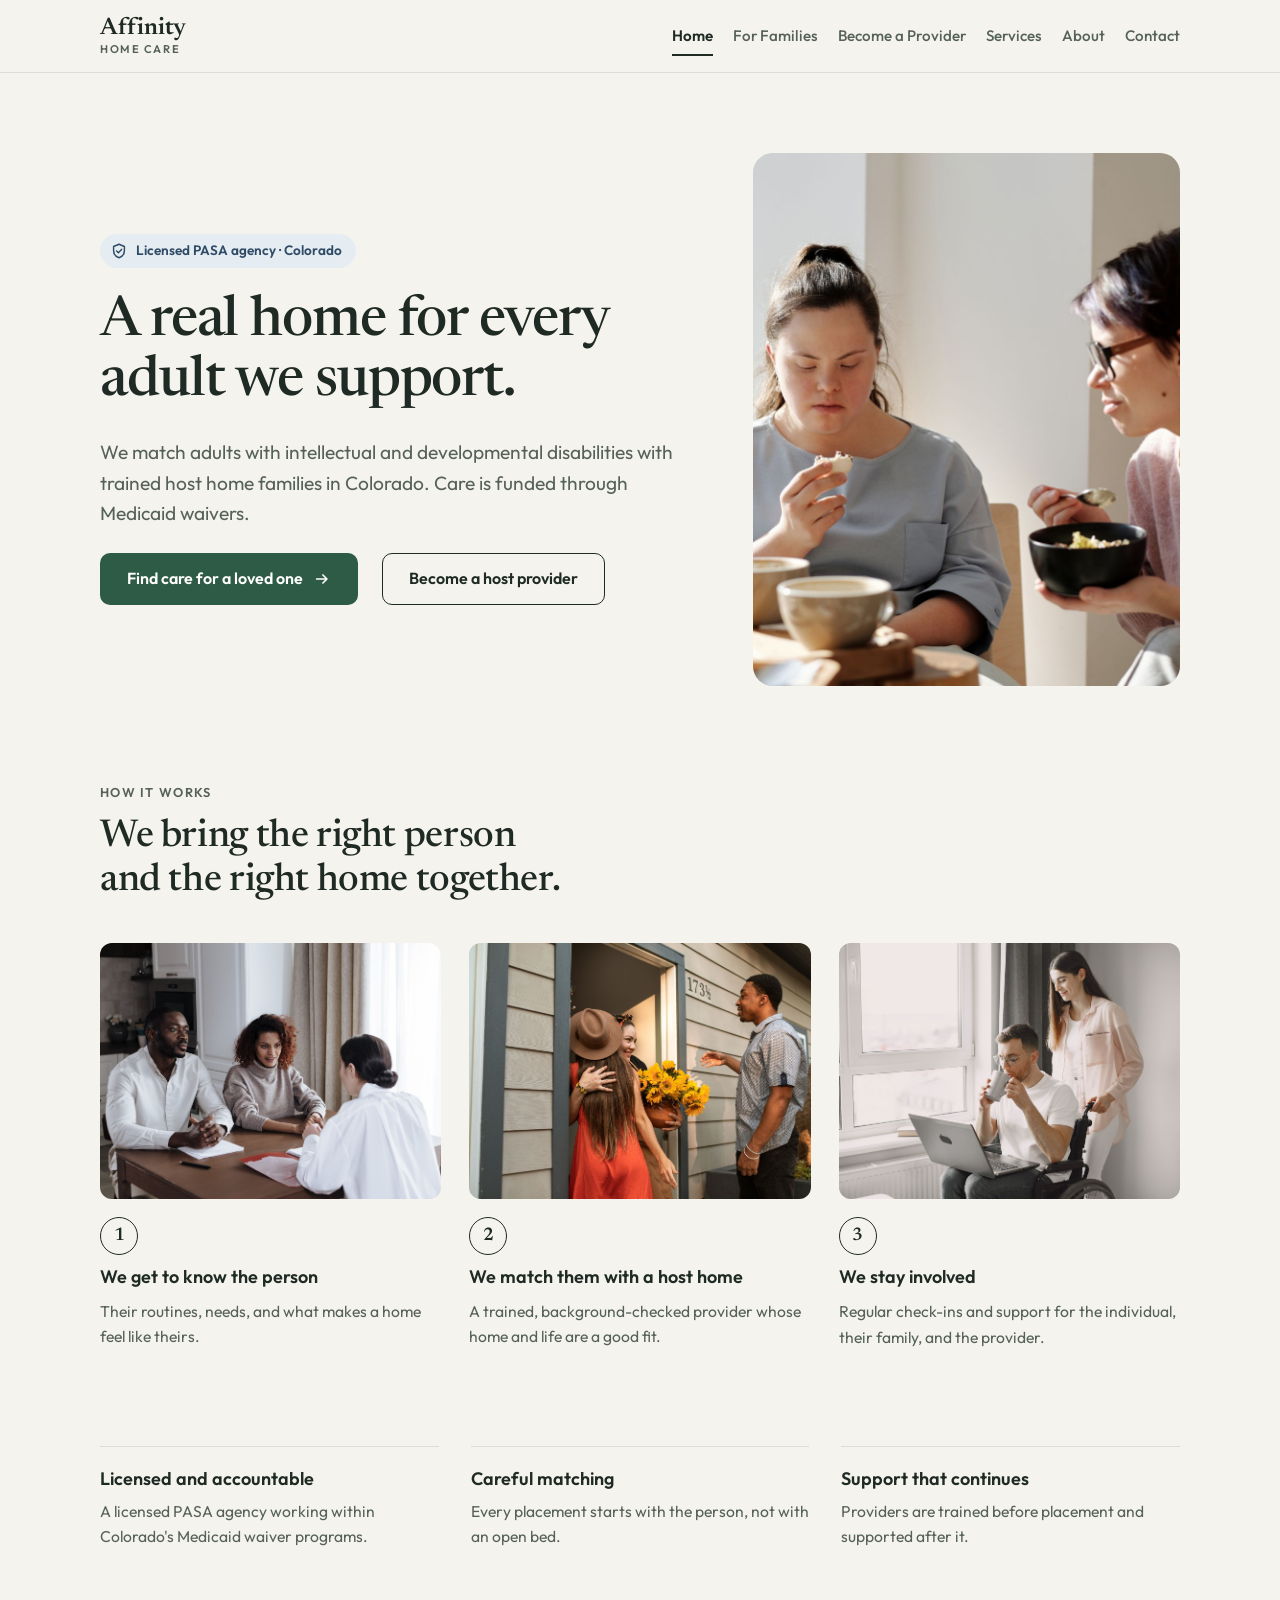
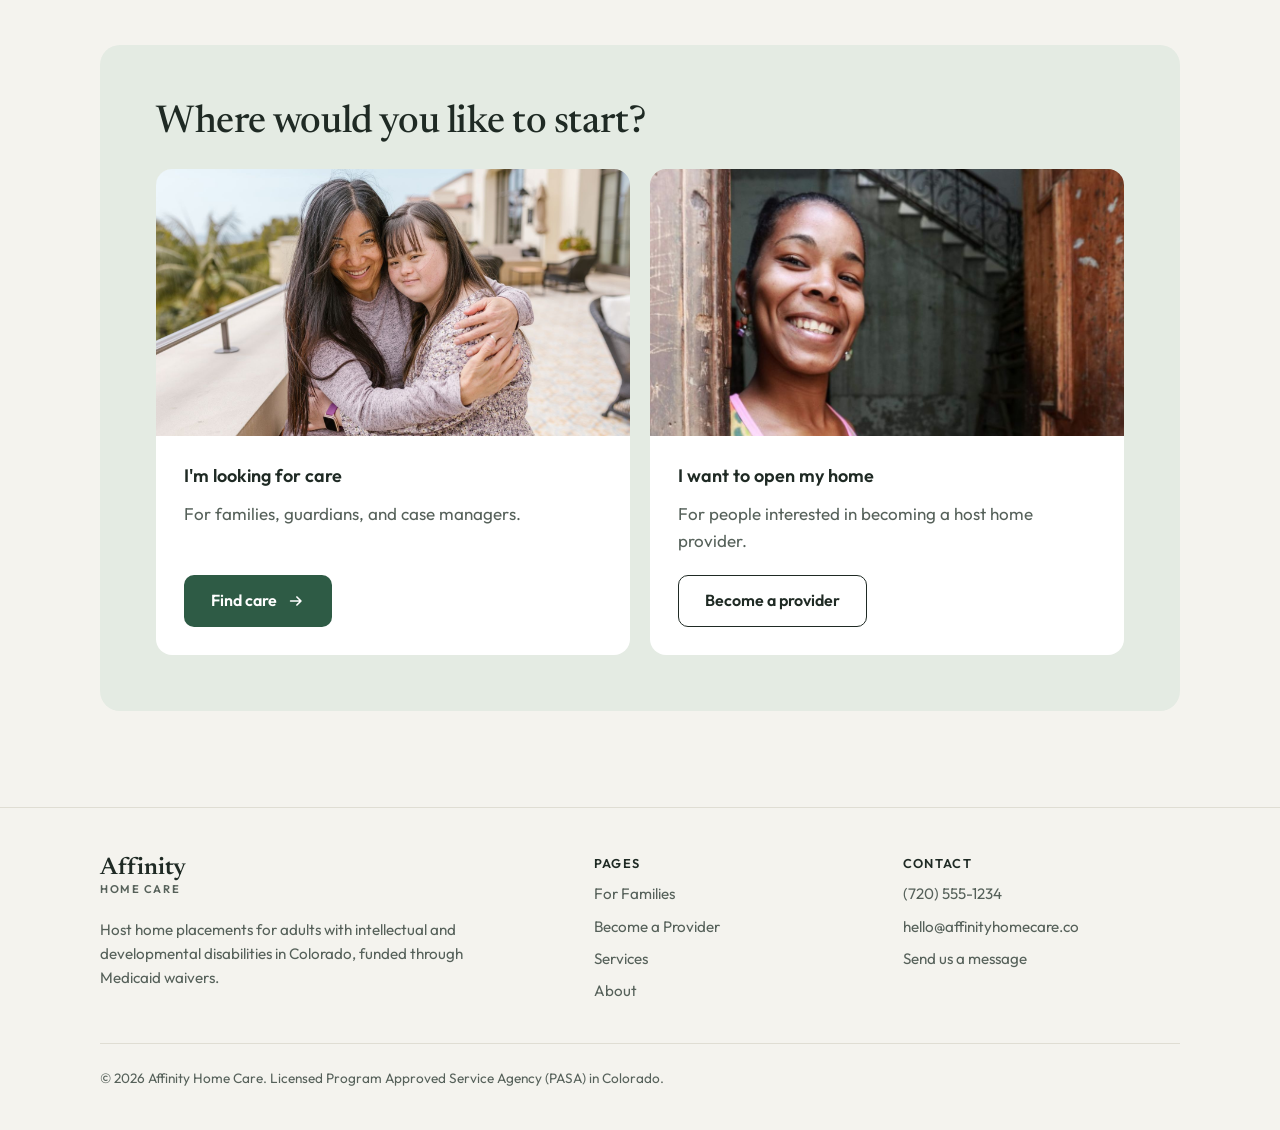
<file: index.html>
<!doctype html>
<html lang="en">
<head>
  <meta charset="utf-8">
  <meta name="viewport" content="width=device-width, initial-scale=1, viewport-fit=cover">
  <title>Affinity Home Care | Host Homes in Colorado</title>
  <meta name="description" content="Affinity Home Care matches adults with intellectual and developmental disabilities with trained host home families in Colorado, funded through Medicaid waivers.">
  <meta property="og:title" content="Affinity Home Care | Host Homes in Colorado">
  <meta property="og:description" content="Affinity Home Care matches adults with intellectual and developmental disabilities with trained host home families in Colorado, funded through Medicaid waivers.">
  <meta property="og:type" content="website">
  <meta property="og:image" content="assets/images/home-hero.jpg">
  <meta name="theme-color" content="#F4F3EE">
  <link rel="icon" href="assets/images/favicon.svg" type="image/svg+xml">
  <link rel="preconnect" href="https://fonts.googleapis.com">
  <link rel="preconnect" href="https://fonts.gstatic.com" crossorigin>
  <link rel="stylesheet" href="https://fonts.googleapis.com/css2?family=Newsreader:opsz,wght@6..72,400..600&family=Outfit:wght@400;500;600&display=swap">
  <link rel="stylesheet" href="assets/css/styles.css">
</head>
<body>
  <a class="skip" href="#main">Skip to content</a>
  <header class="site-header">
    <div class="wrap header-row">
      <a class="wordmark" href="index.html" aria-label="Affinity Home Care, home">
        <span class="wordmark-name">Affinity</span>
        <span class="wordmark-sub">Home Care</span>
      </a>
      <button class="menu-btn" type="button" aria-expanded="false" aria-controls="site-nav">Menu</button>
      <nav class="nav" id="site-nav" aria-label="Main">
        <a href="index.html" aria-current="page">Home</a>
        <a href="families.html">For Families</a>
        <a href="providers.html">Become a Provider</a>
        <a href="services.html">Services</a>
        <a href="about.html">About</a>
        <a href="contact.html">Contact</a>
      </nav>
    </div>
  </header>

  <main id="main">
    <section class="hero">
      <div class="wrap hero-split">
        <div class="stack">
          <span class="badge-trust"><svg viewBox="0 0 20 20" fill="none" aria-hidden="true"><path d="M10 2.5 4 5v4.6c0 3.7 2.6 6.7 6 7.9 3.4-1.2 6-4.2 6-7.9V5l-6-2.5Z" stroke="currentColor" stroke-width="1.6" stroke-linejoin="round"/><path d="m7.3 10 2 2 3.6-3.8" stroke="currentColor" stroke-width="1.6" stroke-linecap="round" stroke-linejoin="round"/></svg>Licensed PASA agency · Colorado</span>
          <h1>A real home for every adult we support.</h1>
          <p class="lead">We match adults with intellectual and developmental disabilities with trained host home families in Colorado. Care is funded through Medicaid waivers.</p>
          <div class="actions">
            <a class="btn btn-primary" href="families.html">Find care for a loved one<svg class="arrow" viewBox="0 0 20 20" fill="none" aria-hidden="true"><path d="M4 10h11M11 5.5 15.5 10 11 14.5" stroke="currentColor" stroke-width="1.8" stroke-linecap="round" stroke-linejoin="round"/></svg></a>
            <a class="btn btn-secondary" href="providers.html">Become a host provider</a>
          </div>
        </div>
        <figure class="photo photo-lg photo-portrait"><img src="assets/images/home-hero.jpg" alt="A young woman with Down syndrome and her host home provider sharing breakfast at the table" width="1600" height="1068" decoding="async" fetchpriority="high" style="object-position: 40% center"></figure>
      </div>
    </section>

    <section class="section">
      <div class="wrap">
        <div class="section-head">
          <p class="eyebrow">How it works</p>
          <h2>We bring the right person and the right home together.</h2>
        </div>
        <ol class="steps">
          <li><figure class="photo "><img src="assets/images/home-step-know.jpg" alt="A coordinator meeting with a couple at their kitchen table" width="1600" height="1067" decoding="async" loading="lazy"></figure><h3>We get to know the person</h3><p>Their routines, needs, and what makes a home feel like theirs.</p></li>
          <li><figure class="photo "><img src="assets/images/home-step-match.jpg" alt="Visitors greeted warmly with sunflowers at the front door of a home" width="1600" height="1067" decoding="async" loading="lazy"></figure><h3>We match them with a host home</h3><p>A trained, background-checked provider whose home and life are a good fit.</p></li>
          <li><figure class="photo "><img src="assets/images/home-step-support.jpg" alt="A support worker checking in with a man over coffee at home" width="1600" height="1067" decoding="async" loading="lazy"></figure><h3>We stay involved</h3><p>Regular check-ins and support for the individual, their family, and the provider.</p></li>
        </ol>
      </div>
    </section>

    <section class="section">
      <div class="wrap points">
        <div><h3>Licensed and accountable</h3><p>A licensed PASA agency working within Colorado's Medicaid waiver programs.</p></div>
        <div><h3>Careful matching</h3><p>Every placement starts with the person, not with an open bed.</p></div>
        <div><h3>Support that continues</h3><p>Providers are trained before placement and supported after it.</p></div>
      </div>
    </section>

    <section class="section">
      <div class="wrap">
        <div class="panel panel-choices">
          <h2>Where would you like to start?</h2>
          <div class="choices">
            <div class="choice">
              <figure class="photo photo-card"><img src="assets/images/home-choice-care.jpg" alt="A mother hugging her daughter with Down syndrome on a sunny patio" width="1600" height="1067" decoding="async" loading="lazy" style="object-position: center 30%"></figure>
              <div class="choice-body">
                <h3>I'm looking for care</h3>
                <p>For families, guardians, and case managers.</p>
                <a class="btn btn-primary" href="families.html">Find care<svg class="arrow" viewBox="0 0 20 20" fill="none" aria-hidden="true"><path d="M4 10h11M11 5.5 15.5 10 11 14.5" stroke="currentColor" stroke-width="1.8" stroke-linecap="round" stroke-linejoin="round"/></svg></a>
              </div>
            </div>
            <div class="choice">
              <figure class="photo photo-card"><img src="assets/images/home-choice-provider.jpg" alt="A smiling woman welcoming someone at her front door" width="1000" height="1500" decoding="async" loading="lazy" style="object-position: center 25%"></figure>
              <div class="choice-body">
                <h3>I want to open my home</h3>
                <p>For people interested in becoming a host home provider.</p>
                <a class="btn btn-secondary" href="providers.html">Become a provider</a>
              </div>
            </div>
          </div>
        </div>
      </div>
    </section>
  </main>

  <footer class="site-footer">
    <div class="wrap">
      <div class="footer-row">
        <div class="stack-sm">
          <a class="wordmark" href="index.html" aria-label="Affinity Home Care, home">
            <span class="wordmark-name">Affinity</span>
            <span class="wordmark-sub">Home Care</span>
          </a>
          <p style="max-width:28em">Host home placements for adults with intellectual and developmental disabilities in Colorado, funded through Medicaid waivers.</p>
        </div>
        <div>
          <h2>Pages</h2>
          <ul>
            <li><a href="families.html">For Families</a></li>
            <li><a href="providers.html">Become a Provider</a></li>
            <li><a href="services.html">Services</a></li>
            <li><a href="about.html">About</a></li>
          </ul>
        </div>
        <div>
          <h2>Contact</h2>
          <ul>
            <li><a href="tel:+17205551234">(720) 555-1234</a></li>
            <li><a href="mailto:hello@affinityhomecare.co">hello@affinityhomecare.co</a></li>
            <li><a href="contact.html">Send us a message</a></li>
          </ul>
        </div>
      </div>
      <p class="footer-legal">© 2026 Affinity Home Care. Licensed Program Approved Service Agency (PASA) in Colorado.</p>
    </div>
  </footer>
  <script src="assets/js/main.js" defer></script>
</body>
</html>
</file>
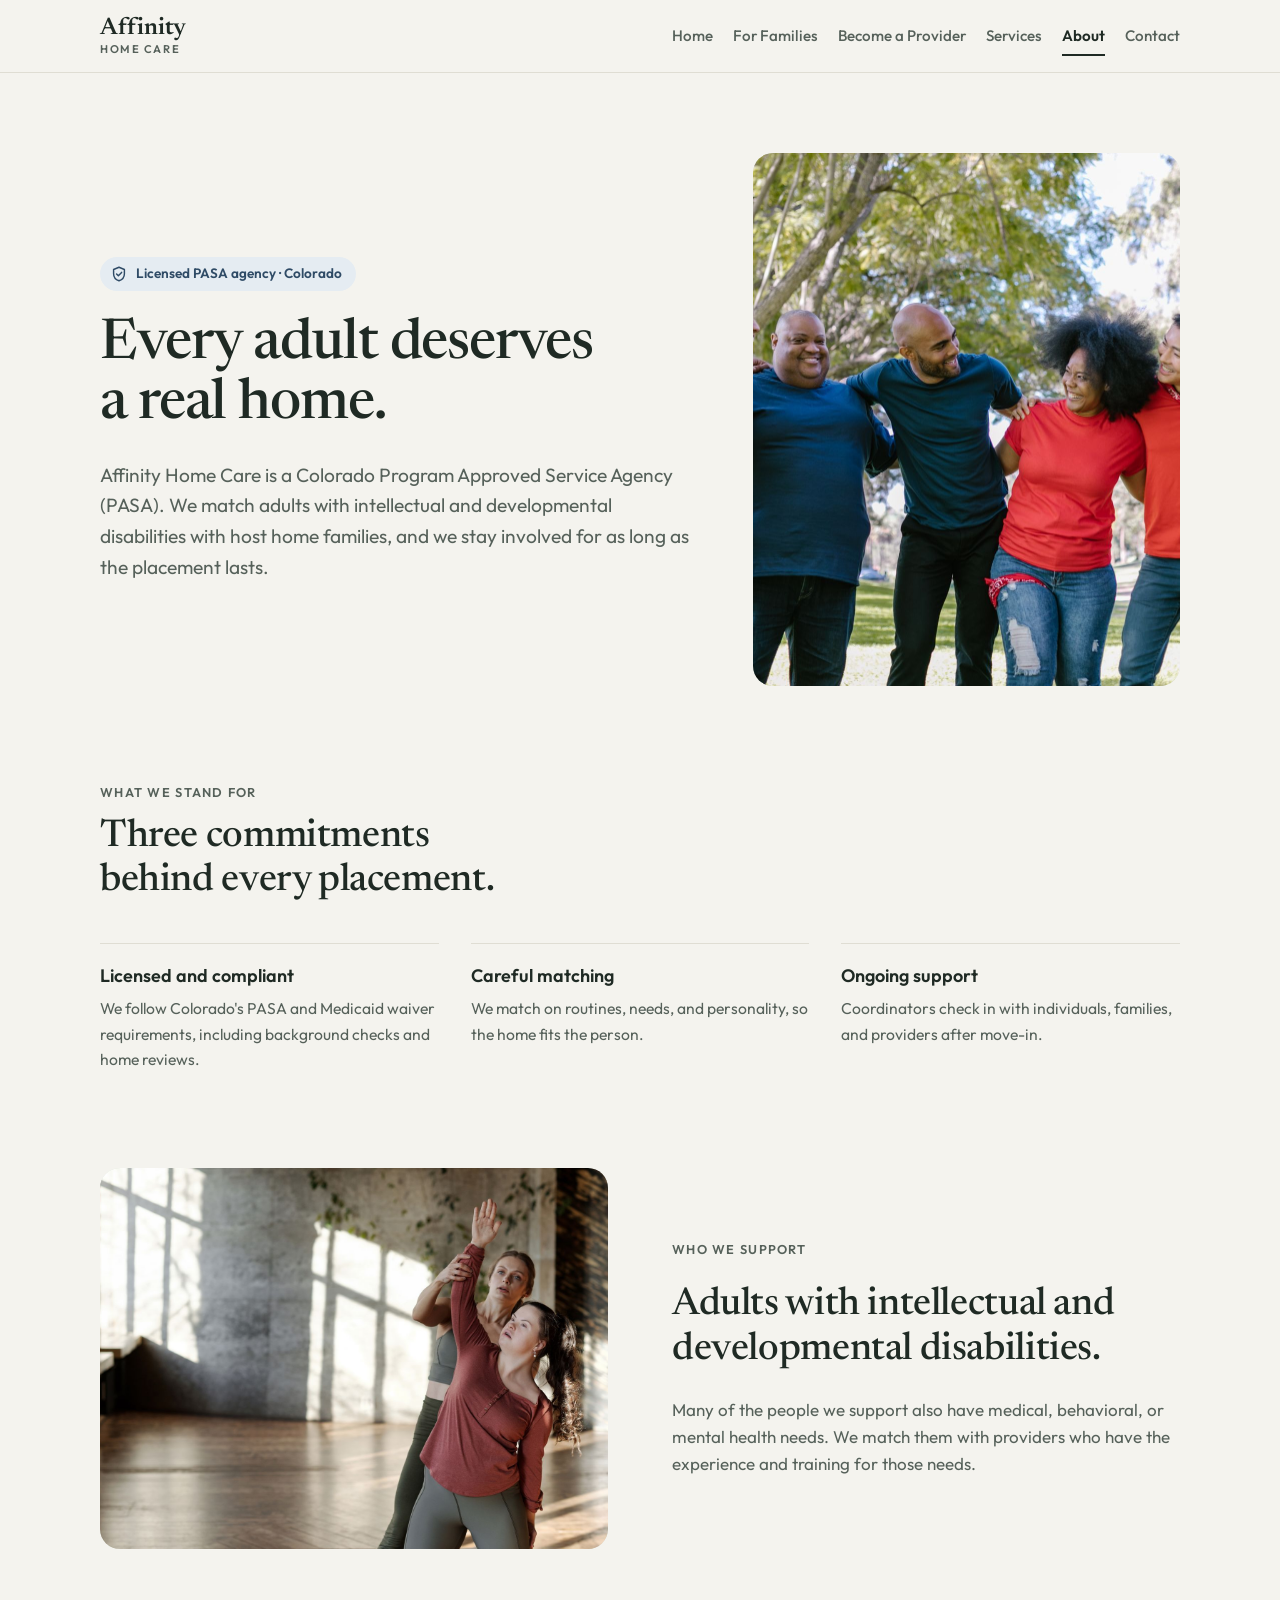
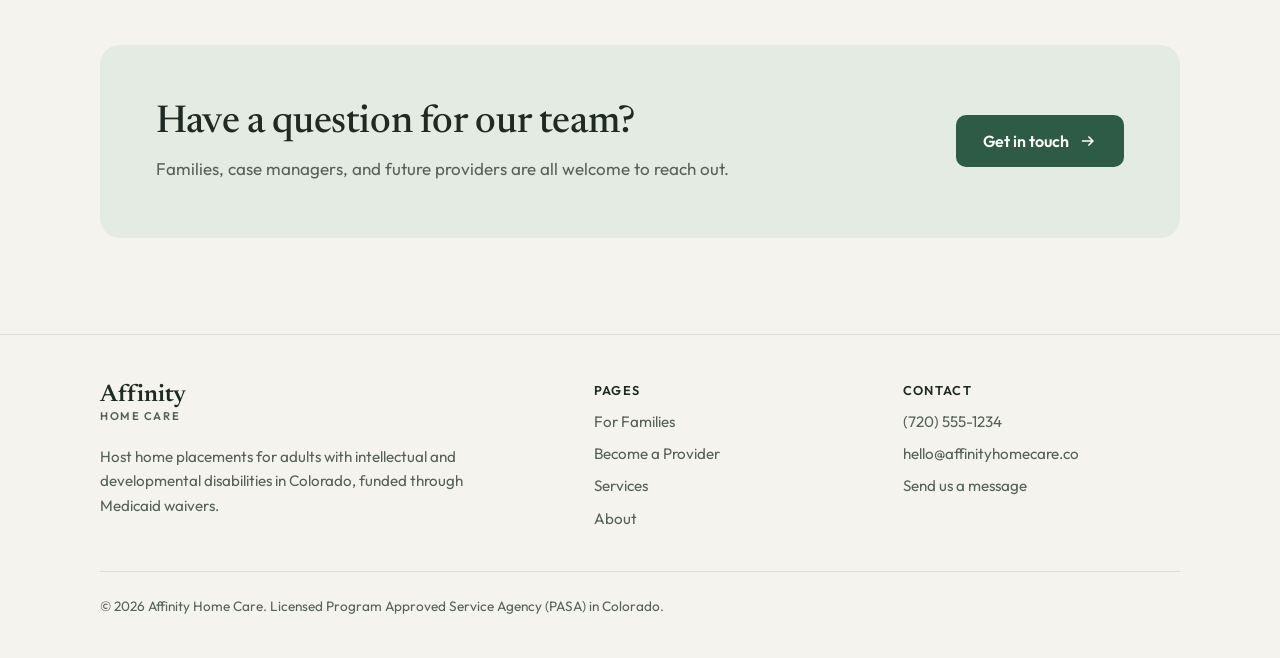
<file: about.html>
<!doctype html>
<html lang="en">
<head>
  <meta charset="utf-8">
  <meta name="viewport" content="width=device-width, initial-scale=1, viewport-fit=cover">
  <title>About | Affinity Home Care</title>
  <meta name="description" content="Affinity Home Care is a licensed Colorado PASA agency providing host home placements for adults with developmental disabilities.">
  <meta property="og:title" content="About | Affinity Home Care">
  <meta property="og:description" content="Affinity Home Care is a licensed Colorado PASA agency providing host home placements for adults with developmental disabilities.">
  <meta property="og:type" content="website">
  <meta property="og:image" content="assets/images/home-hero.jpg">
  <meta name="theme-color" content="#F4F3EE">
  <link rel="icon" href="assets/images/favicon.svg" type="image/svg+xml">
  <link rel="preconnect" href="https://fonts.googleapis.com">
  <link rel="preconnect" href="https://fonts.gstatic.com" crossorigin>
  <link rel="stylesheet" href="https://fonts.googleapis.com/css2?family=Newsreader:opsz,wght@6..72,400..600&family=Outfit:wght@400;500;600&display=swap">
  <link rel="stylesheet" href="assets/css/styles.css">
</head>
<body>
  <a class="skip" href="#main">Skip to content</a>
  <header class="site-header">
    <div class="wrap header-row">
      <a class="wordmark" href="index.html" aria-label="Affinity Home Care, home">
        <span class="wordmark-name">Affinity</span>
        <span class="wordmark-sub">Home Care</span>
      </a>
      <button class="menu-btn" type="button" aria-expanded="false" aria-controls="site-nav">Menu</button>
      <nav class="nav" id="site-nav" aria-label="Main">
        <a href="index.html">Home</a>
        <a href="families.html">For Families</a>
        <a href="providers.html">Become a Provider</a>
        <a href="services.html">Services</a>
        <a href="about.html" aria-current="page">About</a>
        <a href="contact.html">Contact</a>
      </nav>
    </div>
  </header>

  <main id="main">
    <section class="hero">
      <div class="wrap hero-split">
        <div class="stack">
          <span class="badge-trust"><svg viewBox="0 0 20 20" fill="none" aria-hidden="true"><path d="M10 2.5 4 5v4.6c0 3.7 2.6 6.7 6 7.9 3.4-1.2 6-4.2 6-7.9V5l-6-2.5Z" stroke="currentColor" stroke-width="1.6" stroke-linejoin="round"/><path d="m7.3 10 2 2 3.6-3.8" stroke="currentColor" stroke-width="1.6" stroke-linecap="round" stroke-linejoin="round"/></svg>Licensed PASA agency · Colorado</span>
          <h1>Every adult deserves a real home.</h1>
          <p class="lead">Affinity Home Care is a Colorado Program Approved Service Agency (PASA). We match adults with intellectual and developmental disabilities with host home families, and we stay involved for as long as the placement lasts.</p>
        </div>
        <figure class="photo photo-lg photo-portrait"><img src="assets/images/about-team.jpg" alt="A smiling team standing together outdoors" width="1600" height="1067" decoding="async" fetchpriority="high" style="object-position: 45% center"></figure>
      </div>
    </section>

    <section class="section">
      <div class="wrap">
        <div class="section-head">
          <p class="eyebrow">What we stand for</p>
          <h2>Three commitments behind every placement.</h2>
        </div>
        <div class="points">
          <div><h3>Licensed and compliant</h3><p>We follow Colorado's PASA and Medicaid waiver requirements, including background checks and home reviews.</p></div>
          <div><h3>Careful matching</h3><p>We match on routines, needs, and personality, so the home fits the person.</p></div>
          <div><h3>Ongoing support</h3><p>Coordinators check in with individuals, families, and providers after move-in.</p></div>
        </div>
      </div>
    </section>

    <section class="section">
      <div class="wrap split center" style="grid-template-columns:minmax(0,1fr) minmax(0,1fr)">
        <figure class="photo photo-lg"><img src="assets/images/about-community.jpg" alt="A woman with Down syndrome in a sunlit movement class with her instructor" width="1600" height="1068" decoding="async" loading="lazy" style="object-position: 70% center"></figure>
        <div class="stack">
          <p class="eyebrow">Who we support</p>
          <h2>Adults with intellectual and developmental disabilities.</h2>
          <p class="muted">Many of the people we support also have medical, behavioral, or mental health needs. We match them with providers who have the experience and training for those needs.</p>
        </div>
      </div>
    </section>

    <section class="section">
      <div class="wrap">
        <div class="panel">
          <div class="stack-sm">
            <h2>Have a question for our team?</h2>
            <p class="muted">Families, case managers, and future providers are all welcome to reach out.</p>
          </div>
          <a class="btn btn-primary" href="contact.html">Get in touch<svg class="arrow" viewBox="0 0 20 20" fill="none" aria-hidden="true"><path d="M4 10h11M11 5.5 15.5 10 11 14.5" stroke="currentColor" stroke-width="1.8" stroke-linecap="round" stroke-linejoin="round"/></svg></a>
        </div>
      </div>
    </section>
  </main>

  <footer class="site-footer">
    <div class="wrap">
      <div class="footer-row">
        <div class="stack-sm">
          <a class="wordmark" href="index.html" aria-label="Affinity Home Care, home">
            <span class="wordmark-name">Affinity</span>
            <span class="wordmark-sub">Home Care</span>
          </a>
          <p style="max-width:28em">Host home placements for adults with intellectual and developmental disabilities in Colorado, funded through Medicaid waivers.</p>
        </div>
        <div>
          <h2>Pages</h2>
          <ul>
            <li><a href="families.html">For Families</a></li>
            <li><a href="providers.html">Become a Provider</a></li>
            <li><a href="services.html">Services</a></li>
            <li><a href="about.html">About</a></li>
          </ul>
        </div>
        <div>
          <h2>Contact</h2>
          <ul>
            <li><a href="tel:+17205551234">(720) 555-1234</a></li>
            <li><a href="mailto:hello@affinityhomecare.co">hello@affinityhomecare.co</a></li>
            <li><a href="contact.html">Send us a message</a></li>
          </ul>
        </div>
      </div>
      <p class="footer-legal">© 2026 Affinity Home Care. Licensed Program Approved Service Agency (PASA) in Colorado.</p>
    </div>
  </footer>
  <script src="assets/js/main.js" defer></script>
</body>
</html>
</file>
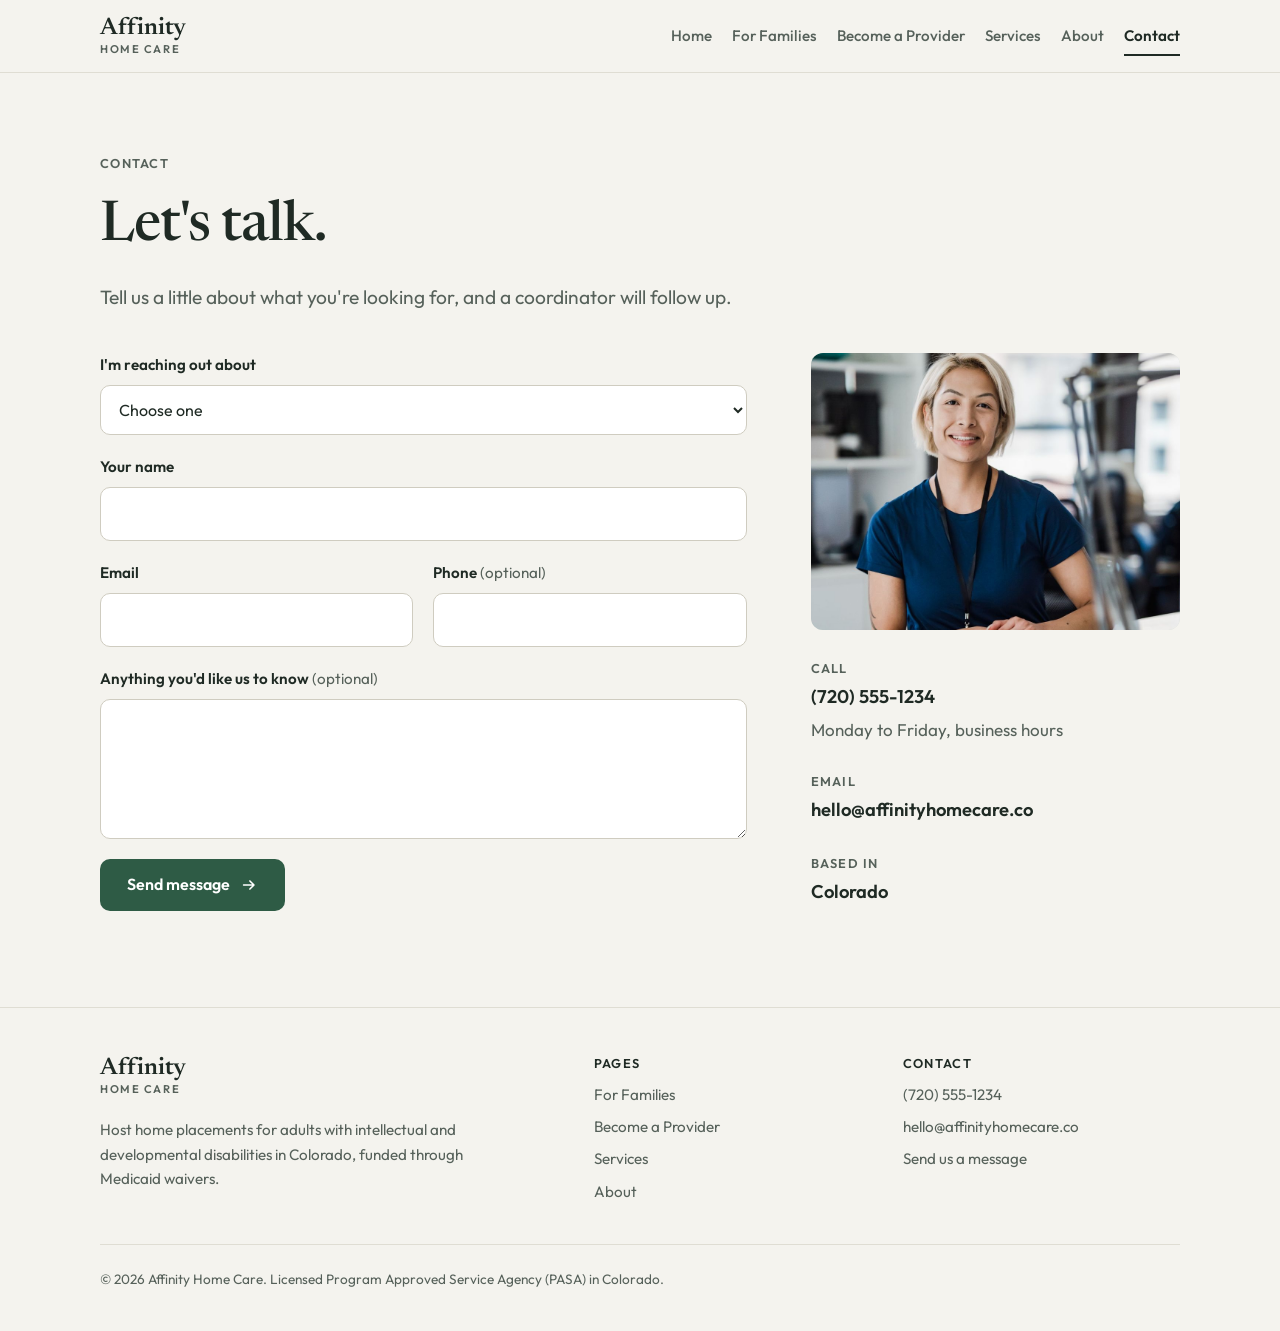
<file: contact.html>
<!doctype html>
<html lang="en">
<head>
  <meta charset="utf-8">
  <meta name="viewport" content="width=device-width, initial-scale=1, viewport-fit=cover">
  <title>Contact | Affinity Home Care</title>
  <meta name="description" content="Contact Affinity Home Care about finding care, making a referral, or becoming a host home provider.">
  <meta property="og:title" content="Contact | Affinity Home Care">
  <meta property="og:description" content="Contact Affinity Home Care about finding care, making a referral, or becoming a host home provider.">
  <meta property="og:type" content="website">
  <meta property="og:image" content="assets/images/home-hero.jpg">
  <meta name="theme-color" content="#F4F3EE">
  <link rel="icon" href="assets/images/favicon.svg" type="image/svg+xml">
  <link rel="preconnect" href="https://fonts.googleapis.com">
  <link rel="preconnect" href="https://fonts.gstatic.com" crossorigin>
  <link rel="stylesheet" href="https://fonts.googleapis.com/css2?family=Newsreader:opsz,wght@6..72,400..600&family=Outfit:wght@400;500;600&display=swap">
  <link rel="stylesheet" href="assets/css/styles.css">
</head>
<body>
  <a class="skip" href="#main">Skip to content</a>
  <header class="site-header">
    <div class="wrap header-row">
      <a class="wordmark" href="index.html" aria-label="Affinity Home Care, home">
        <span class="wordmark-name">Affinity</span>
        <span class="wordmark-sub">Home Care</span>
      </a>
      <button class="menu-btn" type="button" aria-expanded="false" aria-controls="site-nav">Menu</button>
      <nav class="nav" id="site-nav" aria-label="Main">
        <a href="index.html">Home</a>
        <a href="families.html">For Families</a>
        <a href="providers.html">Become a Provider</a>
        <a href="services.html">Services</a>
        <a href="about.html">About</a>
        <a href="contact.html" aria-current="page">Contact</a>
      </nav>
    </div>
  </header>

  <main id="main">
    <section class="hero" style="padding-bottom:40px">
      <div class="wrap hero-simple">
        <div class="stack">
          <p class="eyebrow">Contact</p>
          <h1>Let's talk.</h1>
          <p class="lead">Tell us a little about what you're looking for, and a coordinator will follow up.</p>
        </div>
      </div>
    </section>

    <section class="section">
      <div class="wrap contact-grid">
        <div>
          <form class="form" id="contact-form" name="contact" method="POST" data-netlify="true" data-netlify-honeypot="bot-field" novalidate>
            <input type="hidden" name="form-name" value="contact">
            <p class="honeypot"><label>Leave this empty <input name="bot-field" tabindex="-1" autocomplete="off"></label></p>
            <div class="field">
              <label for="topic">I'm reaching out about</label>
              <select id="topic" name="topic" required aria-describedby="topic-error">
                <option value="">Choose one</option>
                <option value="care">Finding care for a loved one</option>
                <option value="referral">Referring someone (case manager)</option>
                <option value="provider">Becoming a host home provider</option>
                <option value="other">Something else</option>
              </select>
              <p class="error-text" id="topic-error" hidden></p>
            </div>
            <div class="field">
              <label for="name">Your name</label>
              <input id="name" name="name" type="text" autocomplete="name" required aria-describedby="name-error">
              <p class="error-text" id="name-error" hidden></p>
            </div>
            <div class="form-row">
              <div class="field">
                <label for="email">Email</label>
                <input id="email" name="email" type="email" autocomplete="email" aria-describedby="email-error">
                <p class="error-text" id="email-error" hidden></p>
              </div>
              <div class="field">
                <label for="phone">Phone <span class="hint">(optional)</span></label>
                <input id="phone" name="phone" type="tel" autocomplete="tel">
              </div>
            </div>
            <div class="field">
              <label for="message">Anything you'd like us to know <span class="hint">(optional)</span></label>
              <textarea id="message" name="message"></textarea>
            </div>
            <div>
              <button class="btn btn-primary" type="submit">Send message<svg class="arrow" viewBox="0 0 20 20" fill="none" aria-hidden="true"><path d="M4 10h11M11 5.5 15.5 10 11 14.5" stroke="currentColor" stroke-width="1.8" stroke-linecap="round" stroke-linejoin="round"/></svg></button>
            </div>
          </form>
          <div class="form-status" id="form-status" role="status" tabindex="-1" hidden></div>
        </div>
        <aside class="contact-side" aria-label="Other ways to reach us">
          <figure class="photo "><img src="assets/images/contact-coordinator.jpg" alt="A smiling coordinator at her desk" width="1000" height="1500" decoding="async" loading="lazy" style="object-position: center 25%"></figure>
          <div class="contact-item">
            <p class="eyebrow">Call</p>
            <p class="value"><a href="tel:+17205551234" style="text-decoration:none">(720) 555-1234</a></p>
            <p class="muted">Monday to Friday, business hours</p>
          </div>
          <div class="contact-item">
            <p class="eyebrow">Email</p>
            <p class="value"><a href="mailto:hello@affinityhomecare.co" style="text-decoration:none">hello@affinityhomecare.co</a></p>
          </div>
          <div class="contact-item">
            <p class="eyebrow">Based in</p>
            <p class="value">Colorado</p>
          </div>
        </aside>
      </div>
    </section>
  </main>

  <footer class="site-footer">
    <div class="wrap">
      <div class="footer-row">
        <div class="stack-sm">
          <a class="wordmark" href="index.html" aria-label="Affinity Home Care, home">
            <span class="wordmark-name">Affinity</span>
            <span class="wordmark-sub">Home Care</span>
          </a>
          <p style="max-width:28em">Host home placements for adults with intellectual and developmental disabilities in Colorado, funded through Medicaid waivers.</p>
        </div>
        <div>
          <h2>Pages</h2>
          <ul>
            <li><a href="families.html">For Families</a></li>
            <li><a href="providers.html">Become a Provider</a></li>
            <li><a href="services.html">Services</a></li>
            <li><a href="about.html">About</a></li>
          </ul>
        </div>
        <div>
          <h2>Contact</h2>
          <ul>
            <li><a href="tel:+17205551234">(720) 555-1234</a></li>
            <li><a href="mailto:hello@affinityhomecare.co">hello@affinityhomecare.co</a></li>
            <li><a href="contact.html">Send us a message</a></li>
          </ul>
        </div>
      </div>
      <p class="footer-legal">© 2026 Affinity Home Care. Licensed Program Approved Service Agency (PASA) in Colorado.</p>
    </div>
  </footer>
  <script src="assets/js/main.js" defer></script>
</body>
</html>
</file>
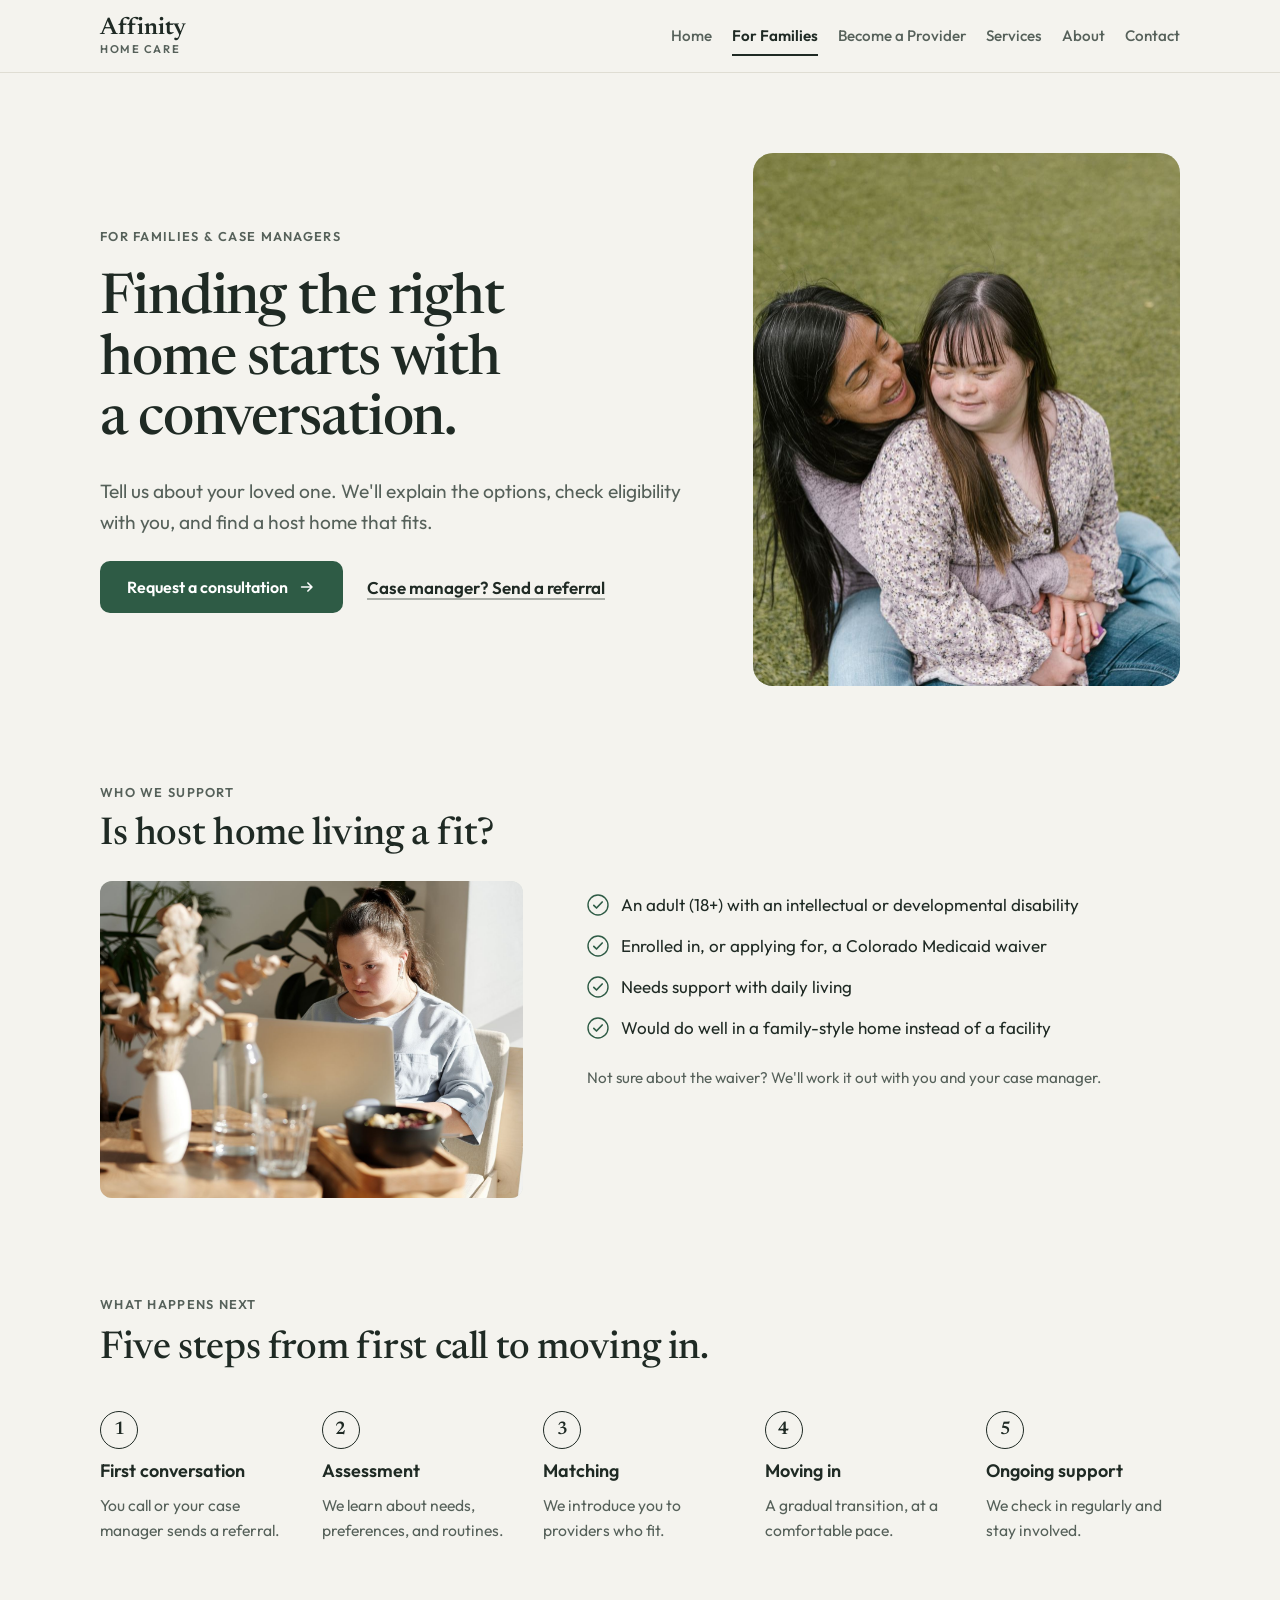
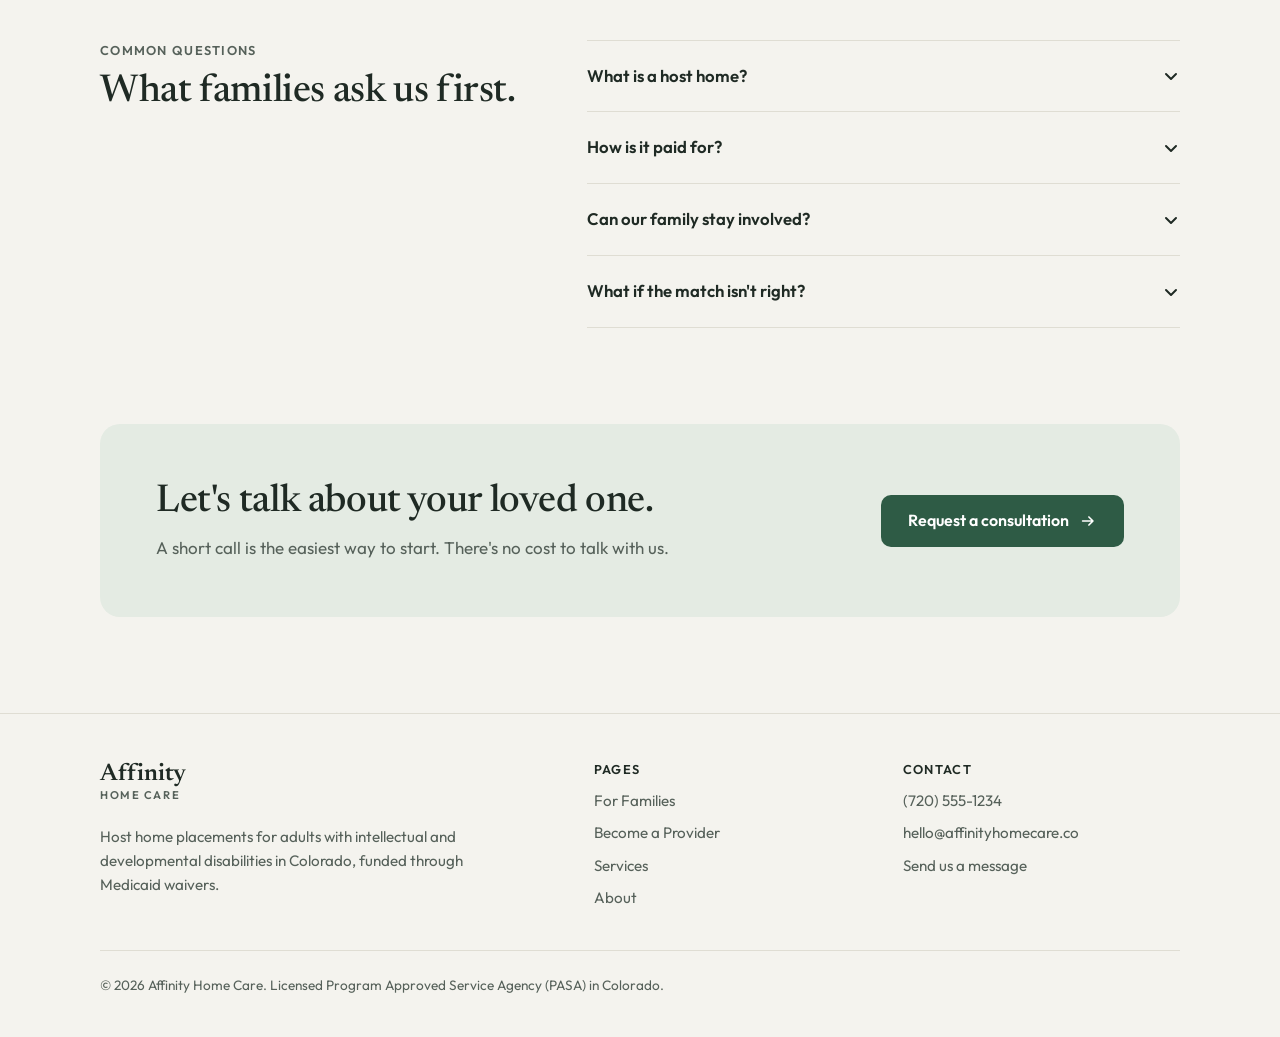
<file: families.html>
<!doctype html>
<html lang="en">
<head>
  <meta charset="utf-8">
  <meta name="viewport" content="width=device-width, initial-scale=1, viewport-fit=cover">
  <title>For Families | Affinity Home Care</title>
  <meta name="description" content="How host home placement works for families, guardians, and case managers in Colorado.">
  <meta property="og:title" content="For Families | Affinity Home Care">
  <meta property="og:description" content="How host home placement works for families, guardians, and case managers in Colorado.">
  <meta property="og:type" content="website">
  <meta property="og:image" content="assets/images/home-hero.jpg">
  <meta name="theme-color" content="#F4F3EE">
  <link rel="icon" href="assets/images/favicon.svg" type="image/svg+xml">
  <link rel="preconnect" href="https://fonts.googleapis.com">
  <link rel="preconnect" href="https://fonts.gstatic.com" crossorigin>
  <link rel="stylesheet" href="https://fonts.googleapis.com/css2?family=Newsreader:opsz,wght@6..72,400..600&family=Outfit:wght@400;500;600&display=swap">
  <link rel="stylesheet" href="assets/css/styles.css">
</head>
<body>
  <a class="skip" href="#main">Skip to content</a>
  <header class="site-header">
    <div class="wrap header-row">
      <a class="wordmark" href="index.html" aria-label="Affinity Home Care, home">
        <span class="wordmark-name">Affinity</span>
        <span class="wordmark-sub">Home Care</span>
      </a>
      <button class="menu-btn" type="button" aria-expanded="false" aria-controls="site-nav">Menu</button>
      <nav class="nav" id="site-nav" aria-label="Main">
        <a href="index.html">Home</a>
        <a href="families.html" aria-current="page">For Families</a>
        <a href="providers.html">Become a Provider</a>
        <a href="services.html">Services</a>
        <a href="about.html">About</a>
        <a href="contact.html">Contact</a>
      </nav>
    </div>
  </header>

  <main id="main">
    <section class="hero">
      <div class="wrap hero-split">
        <div class="stack">
          <p class="eyebrow">For families &amp; case managers</p>
          <h1>Finding the right home starts with a conversation.</h1>
          <p class="lead">Tell us about your loved one. We'll explain the options, check eligibility with you, and find a host home that fits.</p>
          <div class="actions">
            <a class="btn btn-primary" href="contact.html#care">Request a consultation<svg class="arrow" viewBox="0 0 20 20" fill="none" aria-hidden="true"><path d="M4 10h11M11 5.5 15.5 10 11 14.5" stroke="currentColor" stroke-width="1.8" stroke-linecap="round" stroke-linejoin="round"/></svg></a>
            <a class="text-link" href="contact.html#referral">Case manager? Send a referral</a>
          </div>
        </div>
        <figure class="photo photo-lg photo-portrait"><img src="assets/images/families-hero.jpg" alt="A mother embracing her daughter with Down syndrome on a sunny lawn" width="1600" height="1067" decoding="async" fetchpriority="high" style="object-position: 55% center"></figure>
      </div>
    </section>

    <section class="section">
      <div class="wrap split center">
        <div class="stack">
          <div class="stack-sm">
            <p class="eyebrow">Who we support</p>
            <h2>Is host home living a fit?</h2>
          </div>
          <figure class="photo "><img src="assets/images/families-fit.jpg" alt="A young woman with Down syndrome relaxing at home with her laptop" width="1600" height="1068" decoding="async" loading="lazy"></figure>
        </div>
        <div class="stack">
          <ul class="checklist">
            <li><svg viewBox="0 0 22 22" fill="none" aria-hidden="true"><circle cx="11" cy="11" r="10" stroke="currentColor" stroke-width="1.4"/><path d="m6.8 11.3 2.7 2.7 5.7-6" stroke="currentColor" stroke-width="1.7" stroke-linecap="round" stroke-linejoin="round"/></svg><span>An adult (18+) with an intellectual or developmental disability</span></li>
            <li><svg viewBox="0 0 22 22" fill="none" aria-hidden="true"><circle cx="11" cy="11" r="10" stroke="currentColor" stroke-width="1.4"/><path d="m6.8 11.3 2.7 2.7 5.7-6" stroke="currentColor" stroke-width="1.7" stroke-linecap="round" stroke-linejoin="round"/></svg><span>Enrolled in, or applying for, a Colorado Medicaid waiver</span></li>
            <li><svg viewBox="0 0 22 22" fill="none" aria-hidden="true"><circle cx="11" cy="11" r="10" stroke="currentColor" stroke-width="1.4"/><path d="m6.8 11.3 2.7 2.7 5.7-6" stroke="currentColor" stroke-width="1.7" stroke-linecap="round" stroke-linejoin="round"/></svg><span>Needs support with daily living</span></li>
            <li><svg viewBox="0 0 22 22" fill="none" aria-hidden="true"><circle cx="11" cy="11" r="10" stroke="currentColor" stroke-width="1.4"/><path d="m6.8 11.3 2.7 2.7 5.7-6" stroke="currentColor" stroke-width="1.7" stroke-linecap="round" stroke-linejoin="round"/></svg><span>Would do well in a family-style home instead of a facility</span></li>
          </ul>
          <p class="note">Not sure about the waiver? We'll work it out with you and your case manager.</p>
        </div>
      </div>
    </section>

    <section class="section">
      <div class="wrap">
        <div class="section-head">
          <p class="eyebrow">What happens next</p>
          <h2>Five steps from first call to moving in.</h2>
        </div>
        <ol class="steps steps-5">
          <li><h3>First conversation</h3><p>You call or your case manager sends a referral.</p></li>
          <li><h3>Assessment</h3><p>We learn about needs, preferences, and routines.</p></li>
          <li><h3>Matching</h3><p>We introduce you to providers who fit.</p></li>
          <li><h3>Moving in</h3><p>A gradual transition, at a comfortable pace.</p></li>
          <li><h3>Ongoing support</h3><p>We check in regularly and stay involved.</p></li>
        </ol>
      </div>
    </section>

    <section class="section">
      <div class="wrap split">
        <div class="stack-sm">
          <p class="eyebrow">Common questions</p>
          <h2>What families ask us first.</h2>
        </div>
        <div class="faq">
          <details><summary>What is a host home?<svg viewBox="0 0 18 18" fill="none" aria-hidden="true"><path d="m4 7 5 5 5-5" stroke="currentColor" stroke-width="2" stroke-linecap="round" stroke-linejoin="round"/></svg></summary><p>A private family home where an adult with developmental disabilities lives with a trained provider who supports them every day. It's an alternative to group homes and facilities.</p></details>
          <details><summary>How is it paid for?<svg viewBox="0 0 18 18" fill="none" aria-hidden="true"><path d="m4 7 5 5 5-5" stroke="currentColor" stroke-width="2" stroke-linecap="round" stroke-linejoin="round"/></svg></summary><p>Care is funded through Colorado Medicaid waivers. We'll walk you through what's covered, including any room-and-board costs, during your consultation.</p></details>
          <details><summary>Can our family stay involved?<svg viewBox="0 0 18 18" fill="none" aria-hidden="true"><path d="m4 7 5 5 5-5" stroke="currentColor" stroke-width="2" stroke-linecap="round" stroke-linejoin="round"/></svg></summary><p>Yes. Families and guardians are part of planning, and visits and time together are encouraged.</p></details>
          <details><summary>What if the match isn't right?<svg viewBox="0 0 18 18" fill="none" aria-hidden="true"><path d="m4 7 5 5 5-5" stroke="currentColor" stroke-width="2" stroke-linecap="round" stroke-linejoin="round"/></svg></summary><p>We stay in touch after move-in. If a placement isn't working, we plan a respectful change to another home without a gap in care.</p></details>
        </div>
      </div>
    </section>

    <section class="section">
      <div class="wrap">
        <div class="panel">
          <div class="stack-sm">
            <h2>Let's talk about your loved one.</h2>
            <p class="muted">A short call is the easiest way to start. There's no cost to talk with us.</p>
          </div>
          <a class="btn btn-primary" href="contact.html#care">Request a consultation<svg class="arrow" viewBox="0 0 20 20" fill="none" aria-hidden="true"><path d="M4 10h11M11 5.5 15.5 10 11 14.5" stroke="currentColor" stroke-width="1.8" stroke-linecap="round" stroke-linejoin="round"/></svg></a>
        </div>
      </div>
    </section>
  </main>

  <footer class="site-footer">
    <div class="wrap">
      <div class="footer-row">
        <div class="stack-sm">
          <a class="wordmark" href="index.html" aria-label="Affinity Home Care, home">
            <span class="wordmark-name">Affinity</span>
            <span class="wordmark-sub">Home Care</span>
          </a>
          <p style="max-width:28em">Host home placements for adults with intellectual and developmental disabilities in Colorado, funded through Medicaid waivers.</p>
        </div>
        <div>
          <h2>Pages</h2>
          <ul>
            <li><a href="families.html">For Families</a></li>
            <li><a href="providers.html">Become a Provider</a></li>
            <li><a href="services.html">Services</a></li>
            <li><a href="about.html">About</a></li>
          </ul>
        </div>
        <div>
          <h2>Contact</h2>
          <ul>
            <li><a href="tel:+17205551234">(720) 555-1234</a></li>
            <li><a href="mailto:hello@affinityhomecare.co">hello@affinityhomecare.co</a></li>
            <li><a href="contact.html">Send us a message</a></li>
          </ul>
        </div>
      </div>
      <p class="footer-legal">© 2026 Affinity Home Care. Licensed Program Approved Service Agency (PASA) in Colorado.</p>
    </div>
  </footer>
  <script src="assets/js/main.js" defer></script>
</body>
</html>
</file>
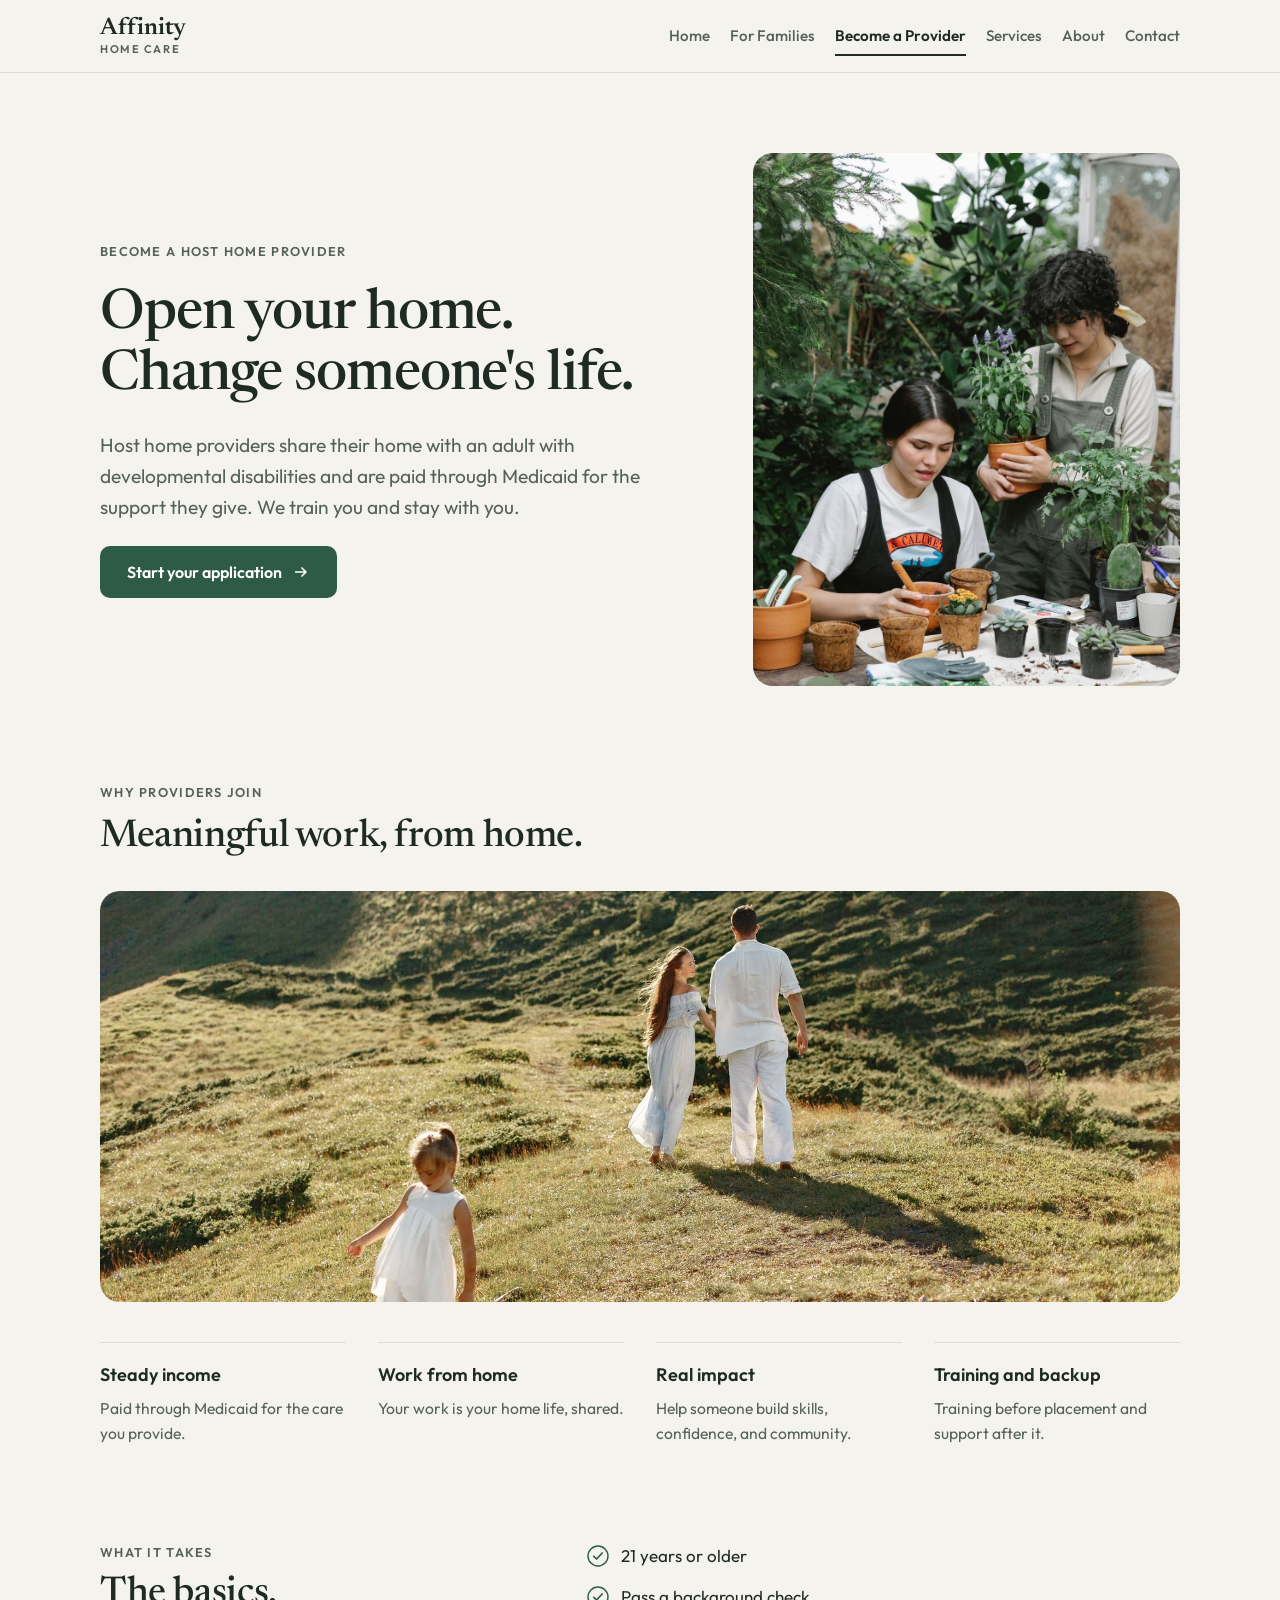
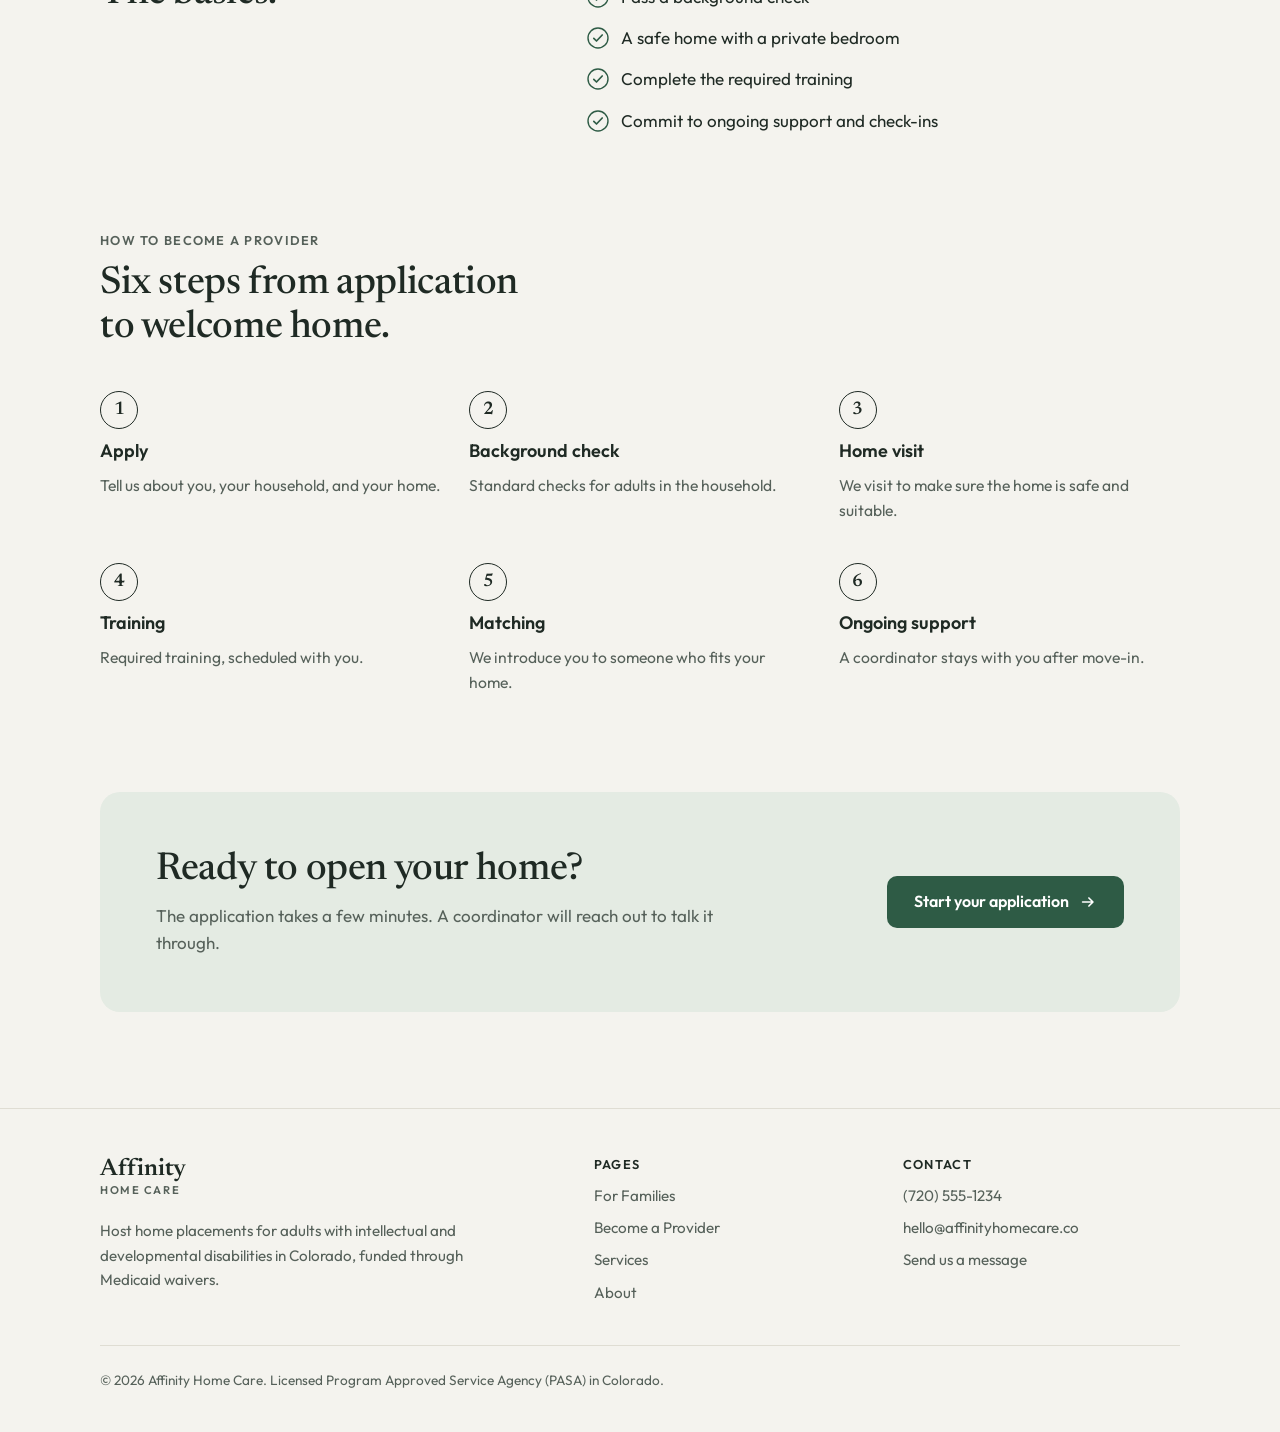
<file: providers.html>
<!doctype html>
<html lang="en">
<head>
  <meta charset="utf-8">
  <meta name="viewport" content="width=device-width, initial-scale=1, viewport-fit=cover">
  <title>Become a Host Home Provider | Affinity Home Care</title>
  <meta name="description" content="Become a host home provider with Affinity Home Care in Colorado: benefits, requirements, and how to apply.">
  <meta property="og:title" content="Become a Host Home Provider | Affinity Home Care">
  <meta property="og:description" content="Become a host home provider with Affinity Home Care in Colorado: benefits, requirements, and how to apply.">
  <meta property="og:type" content="website">
  <meta property="og:image" content="assets/images/home-hero.jpg">
  <meta name="theme-color" content="#F4F3EE">
  <link rel="icon" href="assets/images/favicon.svg" type="image/svg+xml">
  <link rel="preconnect" href="https://fonts.googleapis.com">
  <link rel="preconnect" href="https://fonts.gstatic.com" crossorigin>
  <link rel="stylesheet" href="https://fonts.googleapis.com/css2?family=Newsreader:opsz,wght@6..72,400..600&family=Outfit:wght@400;500;600&display=swap">
  <link rel="stylesheet" href="assets/css/styles.css">
</head>
<body>
  <a class="skip" href="#main">Skip to content</a>
  <header class="site-header">
    <div class="wrap header-row">
      <a class="wordmark" href="index.html" aria-label="Affinity Home Care, home">
        <span class="wordmark-name">Affinity</span>
        <span class="wordmark-sub">Home Care</span>
      </a>
      <button class="menu-btn" type="button" aria-expanded="false" aria-controls="site-nav">Menu</button>
      <nav class="nav" id="site-nav" aria-label="Main">
        <a href="index.html">Home</a>
        <a href="families.html">For Families</a>
        <a href="providers.html" aria-current="page">Become a Provider</a>
        <a href="services.html">Services</a>
        <a href="about.html">About</a>
        <a href="contact.html">Contact</a>
      </nav>
    </div>
  </header>

  <main id="main">
    <section class="hero">
      <div class="wrap hero-split">
        <div class="stack">
          <p class="eyebrow">Become a host home provider</p>
          <h1>Open your home. Change someone's life.</h1>
          <p class="lead">Host home providers share their home with an adult with developmental disabilities and are paid through Medicaid for the support they give. We train you and stay with you.</p>
          <a class="btn btn-primary" href="contact.html#provider">Start your application<svg class="arrow" viewBox="0 0 20 20" fill="none" aria-hidden="true"><path d="M4 10h11M11 5.5 15.5 10 11 14.5" stroke="currentColor" stroke-width="1.8" stroke-linecap="round" stroke-linejoin="round"/></svg></a>
        </div>
        <figure class="photo photo-lg photo-portrait"><img src="assets/images/providers-hero.jpg" alt="Two women potting plants together in a backyard garden" width="1000" height="1500" decoding="async" fetchpriority="high"></figure>
      </div>
    </section>

    <section class="section">
      <div class="wrap">
        <div class="section-head" style="margin-bottom:32px">
          <p class="eyebrow">Why providers join</p>
          <h2>Meaningful work, from home.</h2>
        </div>
        <figure class="photo photo-lg photo-wide"><img src="assets/images/providers-walk.jpg" alt="A family walking together across a sunny grassy hillside" width="1600" height="1067" decoding="async" loading="lazy" style="object-position: center 60%"></figure>
        <div class="points points-4" style="margin-top:40px">
          <div><h3>Steady income</h3><p>Paid through Medicaid for the care you provide.</p></div>
          <div><h3>Work from home</h3><p>Your work is your home life, shared.</p></div>
          <div><h3>Real impact</h3><p>Help someone build skills, confidence, and community.</p></div>
          <div><h3>Training and backup</h3><p>Training before placement and support after it.</p></div>
        </div>
      </div>
    </section>

    <section class="section">
      <div class="wrap split">
        <div class="stack-sm self-start">
          <p class="eyebrow">What it takes</p>
          <h2>The basics.</h2>
        </div>
        <ul class="checklist self-center">
          <li><svg viewBox="0 0 22 22" fill="none" aria-hidden="true"><circle cx="11" cy="11" r="10" stroke="currentColor" stroke-width="1.4"/><path d="m6.8 11.3 2.7 2.7 5.7-6" stroke="currentColor" stroke-width="1.7" stroke-linecap="round" stroke-linejoin="round"/></svg><span>21 years or older</span></li>
          <li><svg viewBox="0 0 22 22" fill="none" aria-hidden="true"><circle cx="11" cy="11" r="10" stroke="currentColor" stroke-width="1.4"/><path d="m6.8 11.3 2.7 2.7 5.7-6" stroke="currentColor" stroke-width="1.7" stroke-linecap="round" stroke-linejoin="round"/></svg><span>Pass a background check</span></li>
          <li><svg viewBox="0 0 22 22" fill="none" aria-hidden="true"><circle cx="11" cy="11" r="10" stroke="currentColor" stroke-width="1.4"/><path d="m6.8 11.3 2.7 2.7 5.7-6" stroke="currentColor" stroke-width="1.7" stroke-linecap="round" stroke-linejoin="round"/></svg><span>A safe home with a private bedroom</span></li>
          <li><svg viewBox="0 0 22 22" fill="none" aria-hidden="true"><circle cx="11" cy="11" r="10" stroke="currentColor" stroke-width="1.4"/><path d="m6.8 11.3 2.7 2.7 5.7-6" stroke="currentColor" stroke-width="1.7" stroke-linecap="round" stroke-linejoin="round"/></svg><span>Complete the required training</span></li>
          <li><svg viewBox="0 0 22 22" fill="none" aria-hidden="true"><circle cx="11" cy="11" r="10" stroke="currentColor" stroke-width="1.4"/><path d="m6.8 11.3 2.7 2.7 5.7-6" stroke="currentColor" stroke-width="1.7" stroke-linecap="round" stroke-linejoin="round"/></svg><span>Commit to ongoing support and check-ins</span></li>
        </ul>
      </div>
    </section>

    <section class="section">
      <div class="wrap">
        <div class="section-head">
          <p class="eyebrow">How to become a provider</p>
          <h2>Six steps from application to welcome home.</h2>
        </div>
        <ol class="steps">
          <li><h3>Apply</h3><p>Tell us about you, your household, and your home.</p></li>
          <li><h3>Background check</h3><p>Standard checks for adults in the household.</p></li>
          <li><h3>Home visit</h3><p>We visit to make sure the home is safe and suitable.</p></li>
          <li><h3>Training</h3><p>Required training, scheduled with you.</p></li>
          <li><h3>Matching</h3><p>We introduce you to someone who fits your home.</p></li>
          <li><h3>Ongoing support</h3><p>A coordinator stays with you after move-in.</p></li>
        </ol>
      </div>
    </section>

    <section class="section">
      <div class="wrap">
        <div class="panel">
          <div class="stack-sm">
            <h2>Ready to open your home?</h2>
            <p class="muted">The application takes a few minutes. A coordinator will reach out to talk it through.</p>
          </div>
          <a class="btn btn-primary" href="contact.html#provider">Start your application<svg class="arrow" viewBox="0 0 20 20" fill="none" aria-hidden="true"><path d="M4 10h11M11 5.5 15.5 10 11 14.5" stroke="currentColor" stroke-width="1.8" stroke-linecap="round" stroke-linejoin="round"/></svg></a>
        </div>
      </div>
    </section>
  </main>

  <footer class="site-footer">
    <div class="wrap">
      <div class="footer-row">
        <div class="stack-sm">
          <a class="wordmark" href="index.html" aria-label="Affinity Home Care, home">
            <span class="wordmark-name">Affinity</span>
            <span class="wordmark-sub">Home Care</span>
          </a>
          <p style="max-width:28em">Host home placements for adults with intellectual and developmental disabilities in Colorado, funded through Medicaid waivers.</p>
        </div>
        <div>
          <h2>Pages</h2>
          <ul>
            <li><a href="families.html">For Families</a></li>
            <li><a href="providers.html">Become a Provider</a></li>
            <li><a href="services.html">Services</a></li>
            <li><a href="about.html">About</a></li>
          </ul>
        </div>
        <div>
          <h2>Contact</h2>
          <ul>
            <li><a href="tel:+17205551234">(720) 555-1234</a></li>
            <li><a href="mailto:hello@affinityhomecare.co">hello@affinityhomecare.co</a></li>
            <li><a href="contact.html">Send us a message</a></li>
          </ul>
        </div>
      </div>
      <p class="footer-legal">© 2026 Affinity Home Care. Licensed Program Approved Service Agency (PASA) in Colorado.</p>
    </div>
  </footer>
  <script src="assets/js/main.js" defer></script>
</body>
</html>
</file>
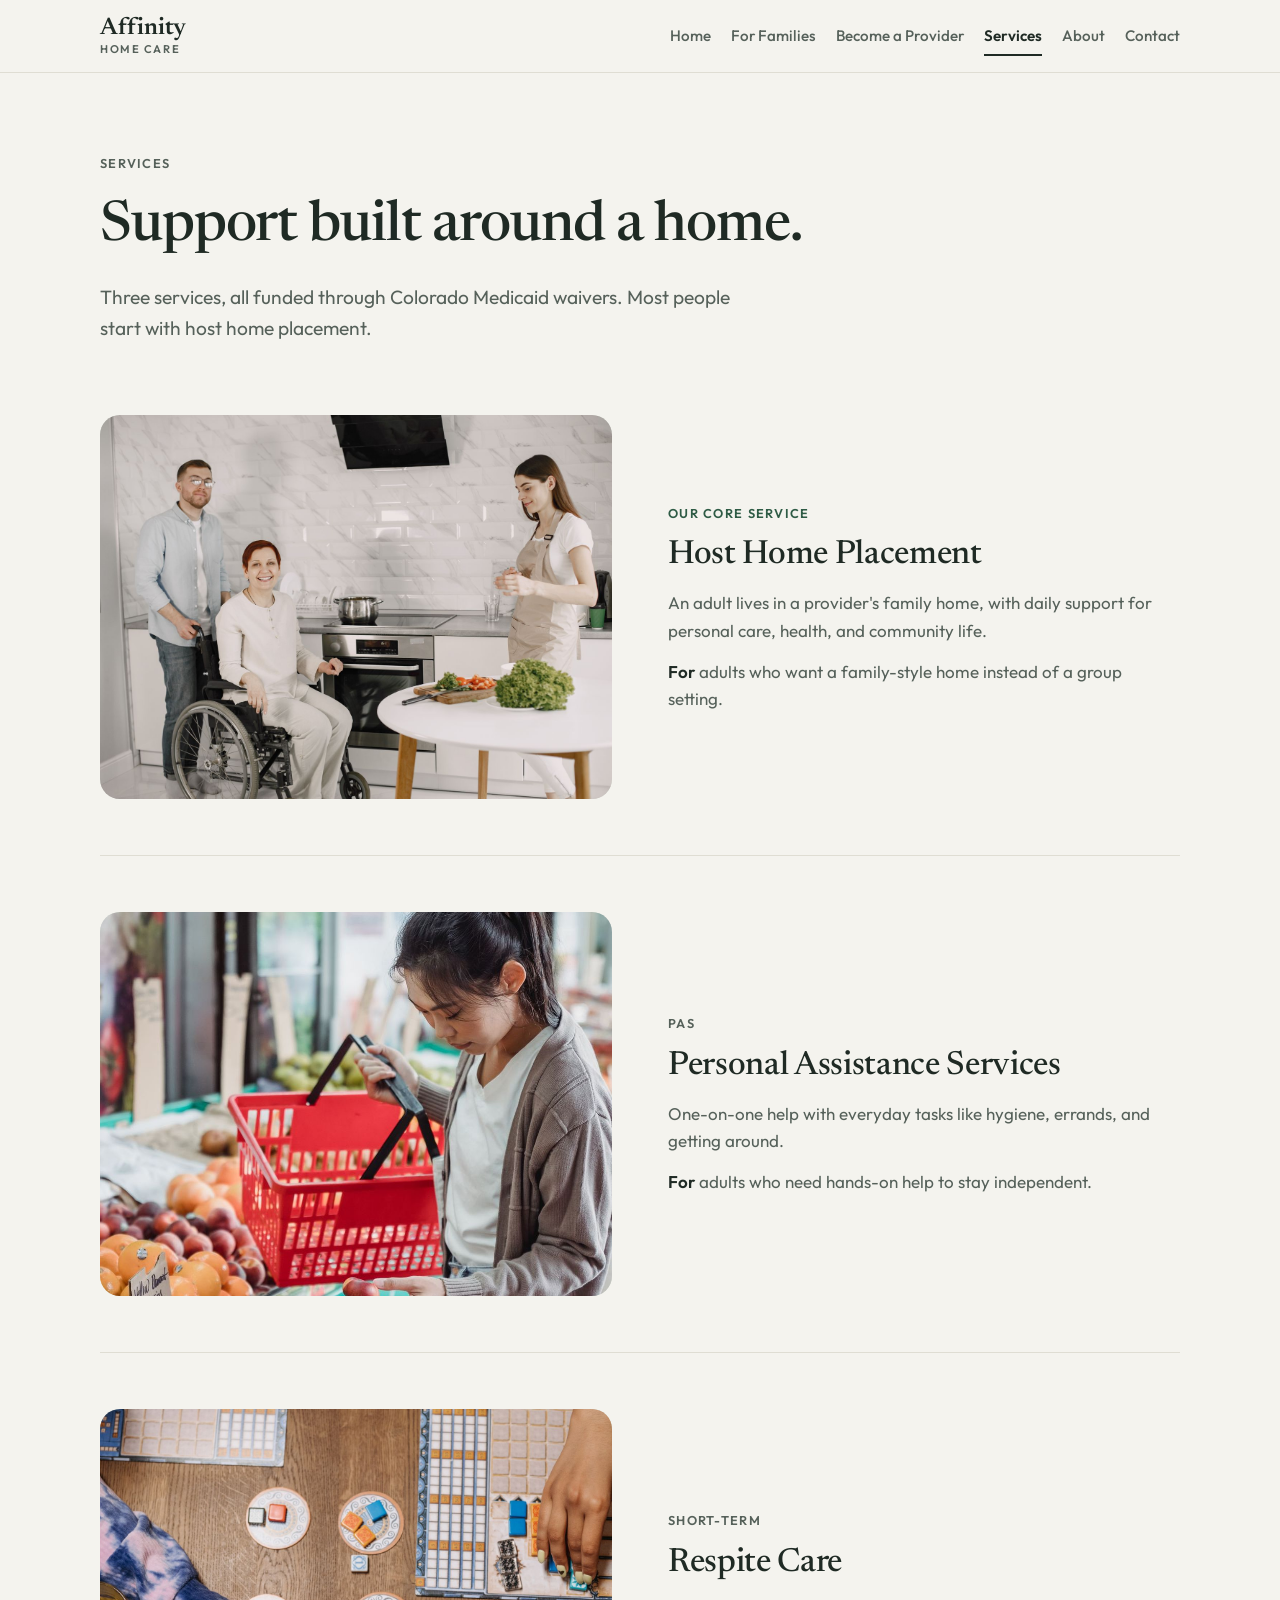
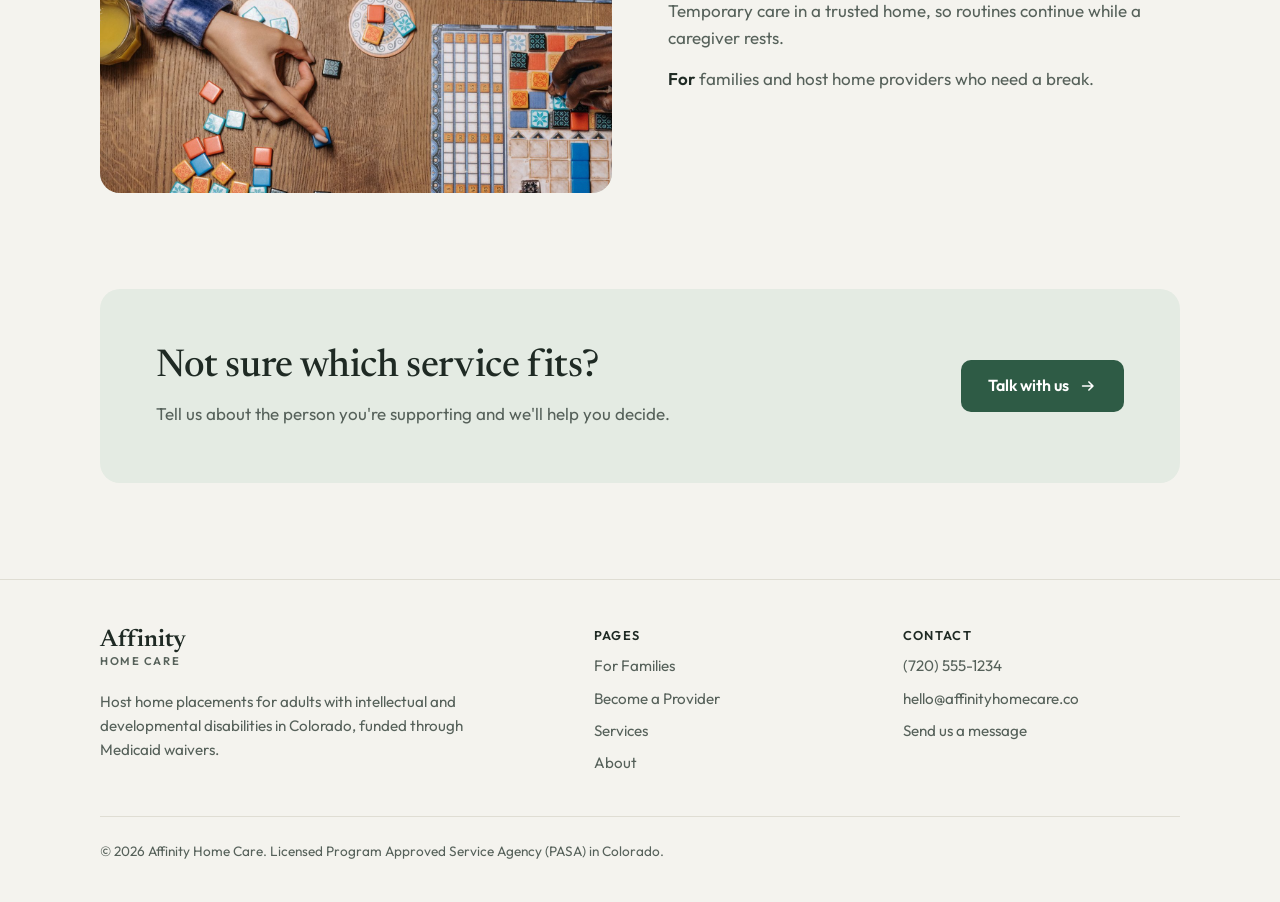
<file: services.html>
<!doctype html>
<html lang="en">
<head>
  <meta charset="utf-8">
  <meta name="viewport" content="width=device-width, initial-scale=1, viewport-fit=cover">
  <title>Services | Affinity Home Care</title>
  <meta name="description" content="Host home placement, personal assistance services, and respite care, funded through Colorado Medicaid waivers.">
  <meta property="og:title" content="Services | Affinity Home Care">
  <meta property="og:description" content="Host home placement, personal assistance services, and respite care, funded through Colorado Medicaid waivers.">
  <meta property="og:type" content="website">
  <meta property="og:image" content="assets/images/home-hero.jpg">
  <meta name="theme-color" content="#F4F3EE">
  <link rel="icon" href="assets/images/favicon.svg" type="image/svg+xml">
  <link rel="preconnect" href="https://fonts.googleapis.com">
  <link rel="preconnect" href="https://fonts.gstatic.com" crossorigin>
  <link rel="stylesheet" href="https://fonts.googleapis.com/css2?family=Newsreader:opsz,wght@6..72,400..600&family=Outfit:wght@400;500;600&display=swap">
  <link rel="stylesheet" href="assets/css/styles.css">
</head>
<body>
  <a class="skip" href="#main">Skip to content</a>
  <header class="site-header">
    <div class="wrap header-row">
      <a class="wordmark" href="index.html" aria-label="Affinity Home Care, home">
        <span class="wordmark-name">Affinity</span>
        <span class="wordmark-sub">Home Care</span>
      </a>
      <button class="menu-btn" type="button" aria-expanded="false" aria-controls="site-nav">Menu</button>
      <nav class="nav" id="site-nav" aria-label="Main">
        <a href="index.html">Home</a>
        <a href="families.html">For Families</a>
        <a href="providers.html">Become a Provider</a>
        <a href="services.html" aria-current="page">Services</a>
        <a href="about.html">About</a>
        <a href="contact.html">Contact</a>
      </nav>
    </div>
  </header>

  <main id="main">
    <section class="hero" style="padding-bottom:72px">
      <div class="wrap hero-simple">
        <div class="stack">
          <p class="eyebrow">Services</p>
          <h1>Support built around a home.</h1>
          <p class="lead">Three services, all funded through Colorado Medicaid waivers. Most people start with host home placement.</p>
        </div>
      </div>
    </section>

    <section class="section">
      <div class="wrap service-list">
          <article class="service">
            <figure class="photo photo-lg"><img src="assets/images/services-host-home.jpg" alt="A woman in a wheelchair cooking with family in a bright kitchen" width="1600" height="1067" decoding="async" loading="lazy"></figure>
            <div class="stack-sm" style="gap:14px">
              <p class="eyebrow core">Our core service</p>
              <h2>Host Home Placement</h2>
              <div class="service-body">
                <p>An adult lives in a provider's family home, with daily support for personal care, health, and community life.</p>
                <p><strong>For</strong> adults who want a family-style home instead of a group setting.</p>
              </div>
            </div>
          </article>
          <article class="service">
            <figure class="photo photo-lg"><img src="assets/images/services-personal-assistance.jpg" alt="A young woman choosing fresh fruit at a local market" width="1000" height="1500" decoding="async" loading="lazy" style="object-position: center 30%"></figure>
            <div class="stack-sm" style="gap:14px">
              <p class="eyebrow">PAS</p>
              <h2>Personal Assistance Services</h2>
              <div class="service-body">
                <p>One-on-one help with everyday tasks like hygiene, errands, and getting around.</p>
                <p><strong>For</strong> adults who need hands-on help to stay independent.</p>
              </div>
            </div>
          </article>
          <article class="service">
            <figure class="photo photo-lg"><img src="assets/images/services-respite.jpg" alt="Friends playing a board game together at a wooden table" width="1600" height="1068" decoding="async" loading="lazy"></figure>
            <div class="stack-sm" style="gap:14px">
              <p class="eyebrow">Short-term</p>
              <h2>Respite Care</h2>
              <div class="service-body">
                <p>Temporary care in a trusted home, so routines continue while a caregiver rests.</p>
                <p><strong>For</strong> families and host home providers who need a break.</p>
              </div>
            </div>
          </article>
      </div>
    </section>

    <section class="section">
      <div class="wrap">
        <div class="panel">
          <div class="stack-sm">
            <h2>Not sure which service fits?</h2>
            <p class="muted">Tell us about the person you're supporting and we'll help you decide.</p>
          </div>
          <a class="btn btn-primary" href="contact.html#care">Talk with us<svg class="arrow" viewBox="0 0 20 20" fill="none" aria-hidden="true"><path d="M4 10h11M11 5.5 15.5 10 11 14.5" stroke="currentColor" stroke-width="1.8" stroke-linecap="round" stroke-linejoin="round"/></svg></a>
        </div>
      </div>
    </section>
  </main>

  <footer class="site-footer">
    <div class="wrap">
      <div class="footer-row">
        <div class="stack-sm">
          <a class="wordmark" href="index.html" aria-label="Affinity Home Care, home">
            <span class="wordmark-name">Affinity</span>
            <span class="wordmark-sub">Home Care</span>
          </a>
          <p style="max-width:28em">Host home placements for adults with intellectual and developmental disabilities in Colorado, funded through Medicaid waivers.</p>
        </div>
        <div>
          <h2>Pages</h2>
          <ul>
            <li><a href="families.html">For Families</a></li>
            <li><a href="providers.html">Become a Provider</a></li>
            <li><a href="services.html">Services</a></li>
            <li><a href="about.html">About</a></li>
          </ul>
        </div>
        <div>
          <h2>Contact</h2>
          <ul>
            <li><a href="tel:+17205551234">(720) 555-1234</a></li>
            <li><a href="mailto:hello@affinityhomecare.co">hello@affinityhomecare.co</a></li>
            <li><a href="contact.html">Send us a message</a></li>
          </ul>
        </div>
      </div>
      <p class="footer-legal">© 2026 Affinity Home Care. Licensed Program Approved Service Agency (PASA) in Colorado.</p>
    </div>
  </footer>
  <script src="assets/js/main.js" defer></script>
</body>
</html>
</file>
<file: assets/css/styles.css>
/* Affinity Home Care — site styles (Sage & Linen)

   Layout: each page tells one short story — an opening with one promise and one
   action, two or three quiet sections with photos, then a single "next step" panel.

   Color rules (keep these when editing):
   - Neutrals carry the page: linen background, white surfaces, deep green-black text.
   - Forest green (--action) is only for buttons and the primary path.
   - Pale sage (--panel) marks the one "next step" panel on each page.
   - Slate blue (--trust) is only for licensing / trust marks. */

:root {
  --bg: #F4F3EE;           /* linen page background */
  --surface: #FFFFFF;      /* cards, form fields */
  --photo: #DCE3D9;        /* shown behind photos while they load */
  --ink: #1F2A24;          /* headings and body text */
  --muted: #56615A;        /* secondary text */
  --line: #DFDDD3;         /* hairlines */
  --field: #CFCCC0;        /* form field borders */

  --action: #2E5B45;       /* buttons, primary path */
  --action-hover: #244937;
  --panel: #E4EBE3;        /* the "next step" panel */

  --trust: #2F4B66;        /* licensing marks only */
  --trust-soft: #E5ECF2;

  --display: "Newsreader", Georgia, "Times New Roman", serif;
  --body: "Outfit", system-ui, -apple-system, "Segoe UI", sans-serif;

  --radius: 12px;
  --radius-lg: 20px;
  --section: clamp(56px, 8vw, 96px);
  --gutter: max(20px, env(safe-area-inset-left, 0px));
  color-scheme: light;
}

*, *::before, *::after { box-sizing: border-box; }
html { -webkit-text-size-adjust: 100%; scroll-behavior: smooth; }

body {
  margin: 0;
  background: var(--bg);
  color: var(--ink);
  font-family: var(--body);
  font-size: 17px;
  line-height: 1.6;
  -webkit-font-smoothing: antialiased;
}

img { max-width: 100%; display: block; }
a { color: inherit; }

:focus-visible {
  outline: 3px solid var(--action);
  outline-offset: 3px;
  border-radius: 4px;
}

.wrap {
  max-width: 1120px;
  margin-inline: auto;
  padding-left: max(20px, env(safe-area-inset-left, 0px));
  padding-right: max(20px, env(safe-area-inset-right, 0px));
}

.skip { position: absolute; left: -9999px; }
.skip:focus {
  left: 16px; top: 16px; z-index: 100;
  background: var(--surface); padding: 8px 14px; border-radius: 8px;
}

/* ---------- Type ---------- */

h1, h2, h3 { margin: 0; text-wrap: balance; color: var(--ink); }

h1 {
  font-family: var(--display);
  font-weight: 500;
  font-size: clamp(2.4rem, 5vw, 3.5rem);
  line-height: 1.08;
  letter-spacing: -0.02em;
}

h2 {
  font-family: var(--display);
  font-weight: 500;
  font-size: clamp(1.8rem, 3.2vw, 2.4rem);
  line-height: 1.15;
  letter-spacing: -0.01em;
}

h3 { font-family: var(--body); font-weight: 600; font-size: 1.125rem; line-height: 1.35; }

p { margin: 0; }

.lead { font-size: 1.2rem; color: var(--muted); max-width: 34em; }
.muted { color: var(--muted); }
.note { font-size: 0.95rem; color: var(--muted); }

.eyebrow {
  font-size: 0.8rem;
  font-weight: 600;
  letter-spacing: 0.1em;
  text-transform: uppercase;
  color: var(--muted);
}

.stack { display: grid; gap: 24px; justify-items: start; }
.stack > .actions, .stack > .photo { justify-self: stretch; }
.stack-sm { display: grid; gap: 10px; }

/* ---------- Header ---------- */

.site-header {
  position: sticky;
  top: env(safe-area-inset-top, 0px);
  z-index: 50;
  background: color-mix(in srgb, var(--bg) 94%, transparent);
  backdrop-filter: blur(10px);
  -webkit-backdrop-filter: blur(10px);
  border-bottom: 1px solid var(--line);
}

.header-row {
  display: flex;
  align-items: center;
  justify-content: space-between;
  gap: 24px;
  min-height: 72px;
}

.wordmark { display: inline-flex; flex-direction: column; text-decoration: none; line-height: 1; color: var(--ink); }
.wordmark-name { font-family: var(--display); font-size: 1.5rem; font-weight: 600; letter-spacing: -0.01em; }
.wordmark-sub {
  font-size: 0.7rem; font-weight: 600; letter-spacing: 0.14em;
  text-transform: uppercase; color: var(--muted); margin-top: 4px;
}

.nav { display: flex; align-items: center; gap: 4px 20px; }
.nav a {
  text-decoration: none;
  font-size: 0.95rem;
  font-weight: 500;
  color: var(--muted);
  padding: 8px 0;
}
.nav a:hover { color: var(--ink); }
.nav a[aria-current="page"] { color: var(--ink); font-weight: 600; box-shadow: inset 0 -2px 0 var(--ink); }

.menu-btn {
  display: none;
  font: inherit; font-weight: 600; font-size: 0.95rem;
  color: var(--ink); background: transparent;
  border: 1px solid var(--line); border-radius: 10px;
  padding: 8px 14px; cursor: pointer;
}

@media (max-width: 880px) {
  .menu-btn { display: inline-flex; }
  .nav {
    display: none;
    position: absolute; left: 0; right: 0; top: 100%;
    flex-direction: column; align-items: stretch; gap: 0;
    background: var(--bg);
    border-bottom: 1px solid var(--line);
    padding: 8px max(20px, env(safe-area-inset-right, 0px)) 16px max(20px, env(safe-area-inset-left, 0px));
  }
  .nav.open { display: flex; }
  .nav a { padding: 14px 4px; border-bottom: 1px solid var(--line); }
  .nav a:last-child { border-bottom: 0; }
  .nav a[aria-current="page"] { box-shadow: inset 3px 0 0 var(--ink); padding-left: 14px; }
}

/* ---------- Buttons ---------- */

.actions { display: flex; flex-wrap: wrap; align-items: center; gap: 12px 24px; }

.btn {
  display: inline-flex; align-items: center; justify-content: center; gap: 10px;
  min-height: 52px; padding: 0 26px; border-radius: 10px;
  font: inherit; font-weight: 600; font-size: 1rem;
  text-decoration: none; cursor: pointer;
  border: 1.5px solid transparent;
  transition: background-color .15s ease, transform .15s ease;
}
.btn-primary { background: var(--action); color: #FFFFFF; }
.btn-primary:hover { background: var(--action-hover); transform: translateY(-1px); }
.btn-secondary { background: transparent; color: var(--ink); border-color: var(--ink); }
.btn-secondary:hover { background: var(--surface); }
.btn:disabled { opacity: .6; cursor: default; transform: none; }

.text-link {
  font-weight: 600;
  text-decoration: underline;
  text-decoration-thickness: 1.5px;
  text-underline-offset: 4px;
  text-decoration-color: color-mix(in srgb, var(--ink) 35%, transparent);
}
.text-link:hover { text-decoration-color: var(--ink); }

.arrow { width: 18px; height: 18px; flex: none; }

/* ---------- Trust badge (slate blue is reserved for this) ---------- */

.badge-trust {
  display: inline-flex; align-items: center; gap: 8px;
  padding: 6px 14px 6px 10px; border-radius: 999px;
  background: var(--trust-soft); color: var(--trust);
  font-size: 0.85rem; font-weight: 600;
}
.badge-trust svg { width: 18px; height: 18px; }

/* ---------- Photos ---------- */

.photo {
  margin: 0;
  position: relative;
  overflow: hidden;
  border-radius: var(--radius);
  background: var(--photo);
  aspect-ratio: 4 / 3;
}
.photo img { position: absolute; inset: 0; width: 100%; height: 100%; object-fit: cover; }
.photo-lg { border-radius: var(--radius-lg); }
.photo-portrait { aspect-ratio: 4 / 5; }
.photo-wide { aspect-ratio: 21 / 8; }
.photo-card { aspect-ratio: 16 / 9; border-radius: 0; }

@media (max-width: 860px) {
  .photo-portrait { aspect-ratio: 4 / 3; }
  .photo-wide { aspect-ratio: 16 / 9; }
}

/* ---------- Sections ---------- */

.section { padding-block: var(--section); }
.section + .section, .hero + .section { padding-top: 0; }

.section-head { display: grid; gap: 12px; max-width: 40em; margin-bottom: 40px; }

.hero { padding-block: clamp(48px, 7vw, 80px) var(--section); }

.hero-split {
  display: grid;
  grid-template-columns: minmax(0, 7fr) minmax(0, 5fr);
  gap: clamp(32px, 5vw, 56px);
  align-items: center;
}
.hero-split.even { grid-template-columns: minmax(0, 1fr) minmax(0, 1fr); }
.hero-simple .stack { max-width: 44em; }

.split {
  display: grid;
  grid-template-columns: minmax(0, 5fr) minmax(0, 7fr);
  gap: clamp(32px, 5vw, 72px);
  align-items: start;
}
.split.center { align-items: center; }
.split > * { min-width: 0; }
.self-start { align-self: start; }
.self-center { align-self: center; }

@media (max-width: 860px) {
  .hero-split, .hero-split.even, .split { grid-template-columns: 1fr; }
}

/* ---------- Steps (real sequences only) ---------- */

.steps {
  list-style: none; margin: 0; padding: 0;
  display: grid; gap: 40px 28px;
  grid-template-columns: repeat(var(--cols, 3), minmax(0, 1fr));
  counter-reset: step;
}
.steps li { display: flex; flex-direction: column; gap: 10px; counter-increment: step; }
.steps li::before {
  content: counter(step);
  display: grid; place-items: center;
  width: 38px; height: 38px; border-radius: 50%;
  border: 1.5px solid var(--ink);
  font-family: var(--display); font-size: 1.15rem; font-weight: 600;
  order: 1;
}
.steps li > .photo { order: 0; margin-bottom: 8px; }
.steps li > h3 { order: 2; }
.steps li > p { order: 3; color: var(--muted); font-size: 0.98rem; }

.steps-5 { --cols: 5; }
@media (max-width: 980px) { .steps, .steps-5 { --cols: 2; } }
@media (max-width: 560px) { .steps, .steps-5 { --cols: 1; } }

/* ---------- Simple columns of points ---------- */

.points { display: grid; grid-template-columns: repeat(var(--cols, 3), minmax(0, 1fr)); gap: 32px; }
.points > div { display: grid; gap: 8px; align-content: start; padding-top: 20px; border-top: 1px solid var(--line); }
.points p { color: var(--muted); font-size: 0.98rem; }
.points-4 { --cols: 4; }
@media (max-width: 980px) { .points-4 { --cols: 2; } }
@media (max-width: 760px) { .points, .points-4 { --cols: 1; gap: 24px; } }

/* ---------- Checklist ---------- */

.checklist { list-style: none; margin: 0; padding: 0; display: grid; gap: 14px; }
.checklist li { display: grid; grid-template-columns: 22px minmax(0, 1fr); gap: 12px; align-items: start; }
.checklist svg { width: 22px; height: 22px; margin-top: 3px; color: var(--action); }

/* ---------- Services ---------- */

.service-list { display: grid; gap: 56px; }
.service {
  display: grid;
  grid-template-columns: minmax(0, 1fr) minmax(0, 1fr);
  gap: 32px 56px;
  align-items: center;
}
.service + .service { padding-top: 56px; border-top: 1px solid var(--line); }
.service h2 { font-size: clamp(1.6rem, 2.6vw, 2.1rem); }
.service .eyebrow.core { color: var(--action); }
.service-body { display: grid; gap: 14px; color: var(--muted); }
.service-body strong { color: var(--ink); font-weight: 600; }
@media (max-width: 760px) {
  .service { grid-template-columns: 1fr; }
  .service-list { gap: 40px; }
  .service + .service { padding-top: 40px; }
}

/* ---------- FAQ ---------- */

.faq { border-top: 1px solid var(--line); }
.faq details { border-bottom: 1px solid var(--line); }
.faq summary {
  list-style: none;
  display: flex; justify-content: space-between; align-items: center; gap: 16px;
  padding: 22px 0; cursor: pointer;
  font-weight: 600; font-size: 1.05rem;
}
.faq summary::-webkit-details-marker { display: none; }
.faq summary svg { width: 18px; height: 18px; flex: none; transition: transform .2s ease; }
.faq details[open] summary svg { transform: rotate(180deg); }
.faq details p { padding: 0 40px 24px 0; color: var(--muted); max-width: 44em; }

/* ---------- Next-step panel (sage = where you act) ---------- */

.panel {
  background: var(--panel);
  border-radius: var(--radius-lg);
  padding: clamp(32px, 5vw, 56px);
  display: flex; flex-wrap: wrap; align-items: center; justify-content: space-between;
  gap: 24px 48px;
}
.panel .stack-sm { max-width: 36em; }
.panel-choices { display: grid; gap: 24px; }

.choices { display: grid; grid-template-columns: repeat(2, minmax(0, 1fr)); gap: 20px; }
.choice {
  background: var(--surface);
  border-radius: 16px;
  overflow: hidden;
  display: flex; flex-direction: column;
}
.choice-body { padding: 28px; display: flex; flex-direction: column; align-items: flex-start; gap: 12px; flex: 1; }
.choice-body p { color: var(--muted); margin-bottom: 8px; }
.choice-body .btn { margin-top: auto; }
@media (max-width: 760px) { .choices { grid-template-columns: 1fr; } }

/* ---------- Contact ---------- */

.contact-grid {
  display: grid;
  grid-template-columns: minmax(0, 7fr) minmax(0, 4fr);
  gap: clamp(32px, 5vw, 72px);
  align-items: start;
}
@media (max-width: 860px) { .contact-grid { grid-template-columns: 1fr; } }

.form { display: grid; gap: 20px; }
.form-row { display: grid; grid-template-columns: repeat(2, minmax(0, 1fr)); gap: 20px; }
@media (max-width: 560px) { .form-row { grid-template-columns: 1fr; } }

.field { display: grid; gap: 8px; }
.field label { font-weight: 600; font-size: 0.95rem; }
.field .hint { font-weight: 400; color: var(--muted); }
.field input, .field select, .field textarea {
  width: 100%;
  font: inherit; font-size: 1rem; color: var(--ink);
  background: var(--surface);
  border: 1px solid var(--field);
  border-radius: 10px;
  padding: 13px 14px;
}
.field textarea { min-height: 140px; resize: vertical; }
.field input:focus, .field select:focus, .field textarea:focus {
  outline: none;
  border-color: var(--action);
  box-shadow: 0 0 0 3px color-mix(in srgb, var(--action) 18%, transparent);
}
.field [aria-invalid="true"] { border-color: #A3402F; }
.error-text { color: #A3402F; font-size: 0.9rem; font-weight: 500; }
.honeypot { position: absolute; left: -9999px; }

.form-status { border-radius: var(--radius); padding: 18px 20px; background: var(--panel); }
.form-status strong { color: var(--action); }

.contact-side { display: grid; gap: 28px; }
.contact-item { display: grid; gap: 4px; }
.contact-item .value { font-size: 1.15rem; font-weight: 600; }

/* ---------- Footer ---------- */

.site-footer { border-top: 1px solid var(--line); padding-block: 48px 40px; font-size: 0.95rem; color: var(--muted); }
.footer-row { display: grid; grid-template-columns: minmax(0, 5fr) minmax(0, 3fr) minmax(0, 3fr); gap: 32px; }
.footer-row h2 {
  font-family: var(--body);
  margin: 0 0 12px;
  font-size: 0.8rem; font-weight: 600; letter-spacing: 0.1em; text-transform: uppercase;
  color: var(--ink);
}
.footer-row ul { list-style: none; margin: 0; padding: 0; display: grid; gap: 8px; }
.footer-row a { text-decoration: none; }
.footer-row a:hover { color: var(--ink); text-decoration: underline; }
.footer-legal { margin-top: 40px; padding-top: 24px; border-top: 1px solid var(--line); font-size: 0.85rem; }
@media (max-width: 760px) { .footer-row { grid-template-columns: 1fr; } }

@media (prefers-reduced-motion: reduce) {
  html { scroll-behavior: auto; }
  *, *::before, *::after { transition: none !important; animation: none !important; }
}
</file>
